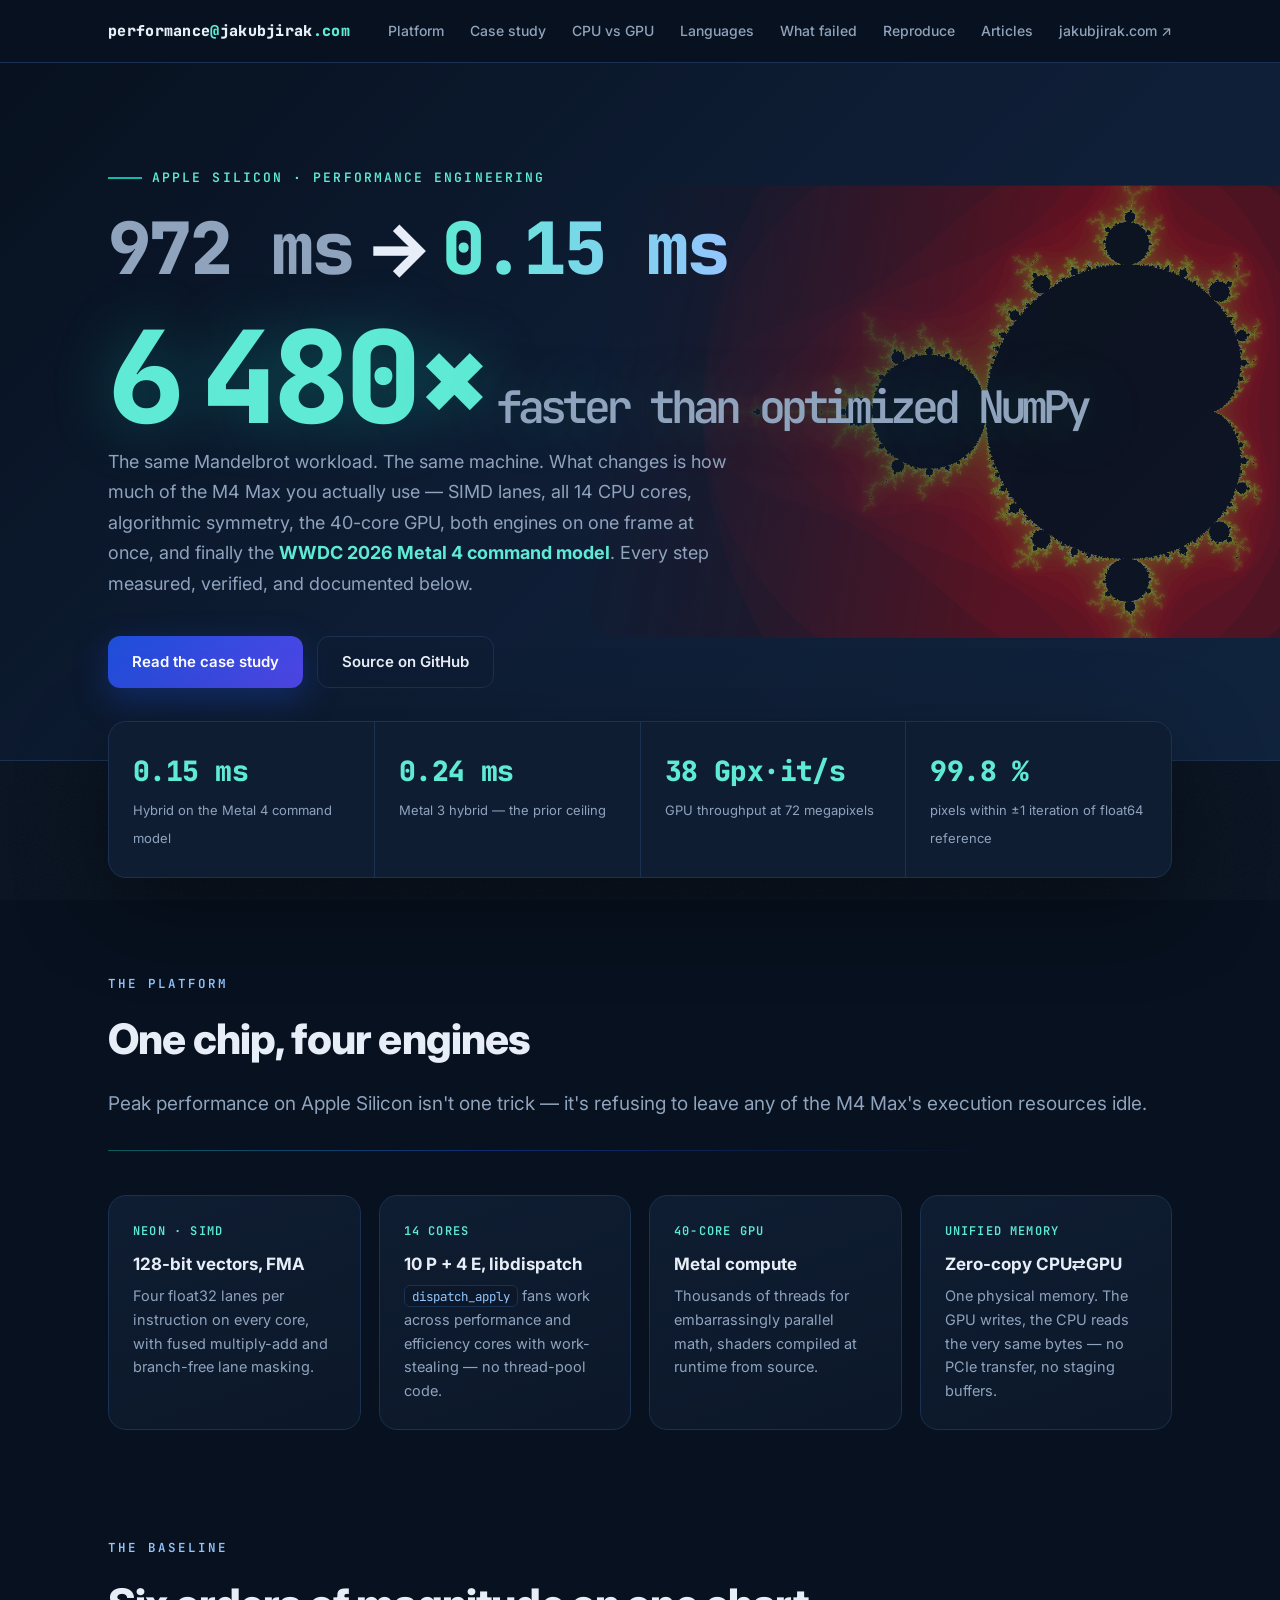
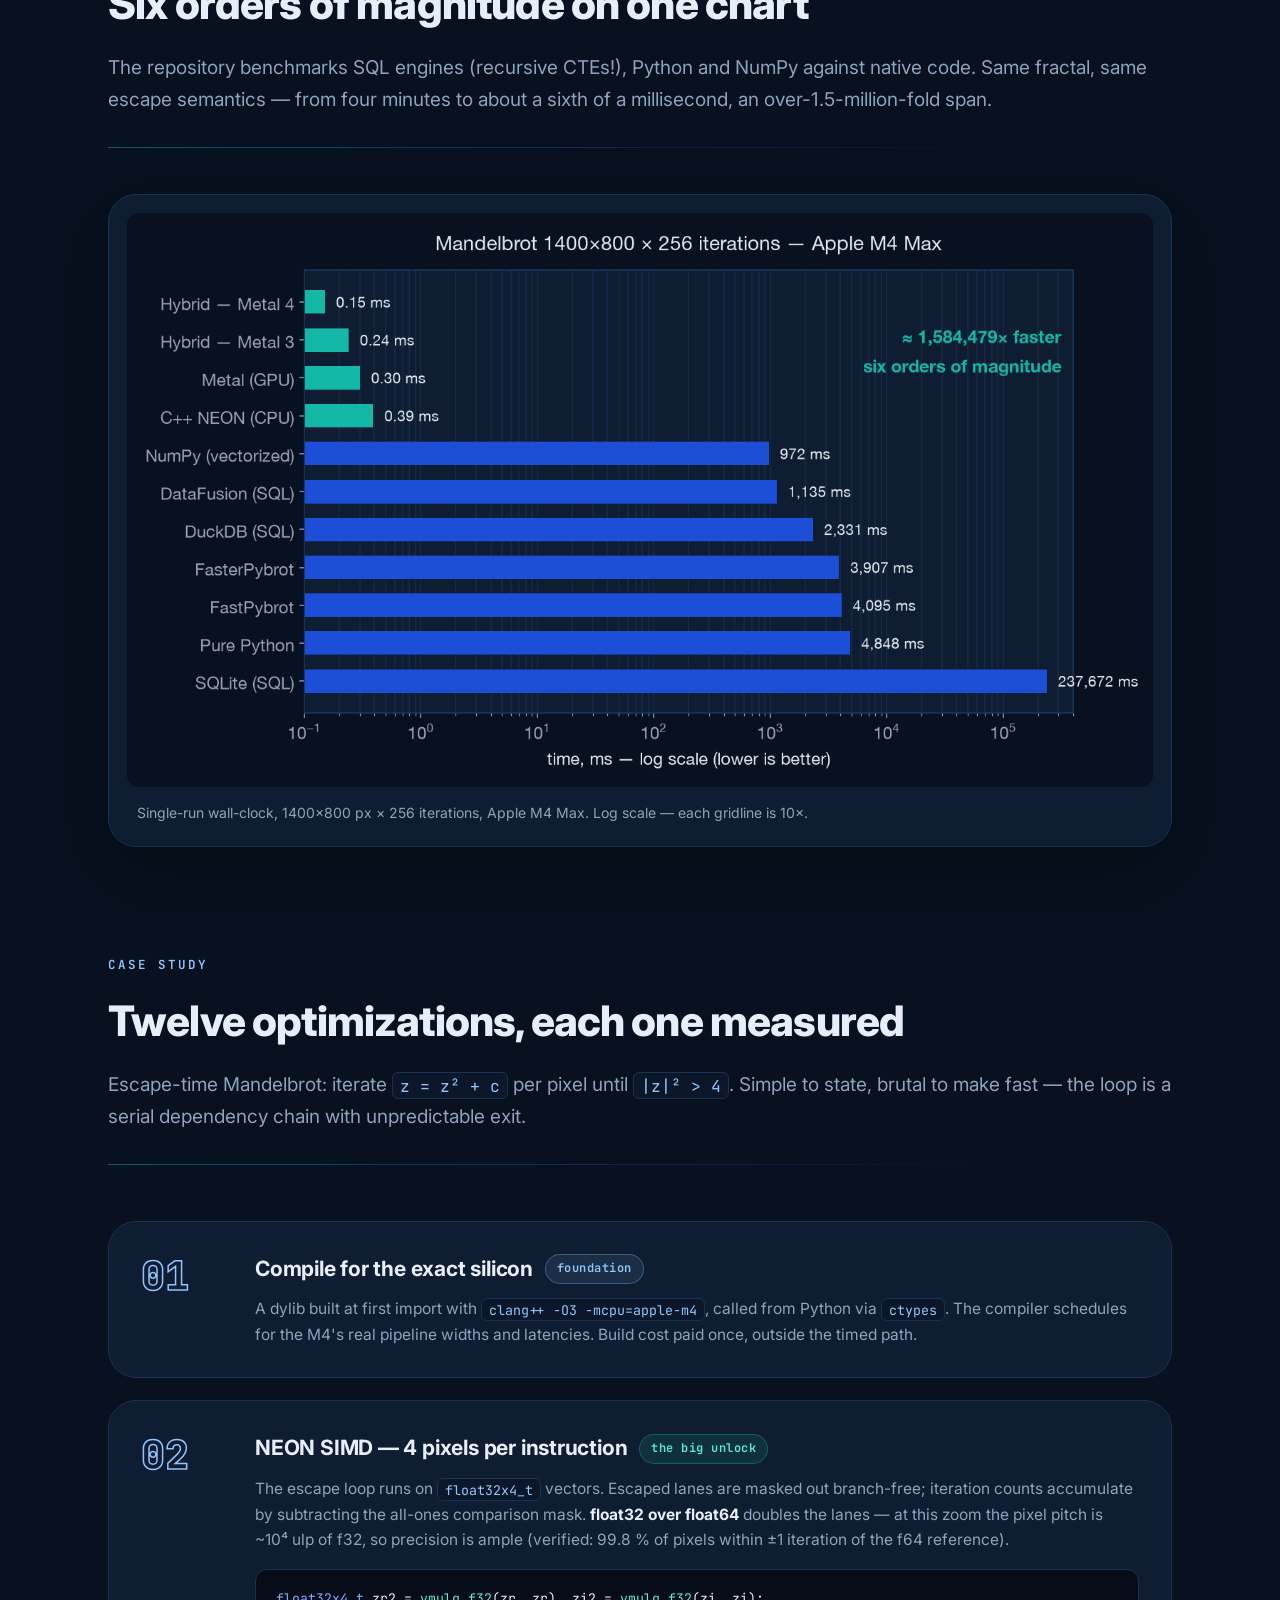
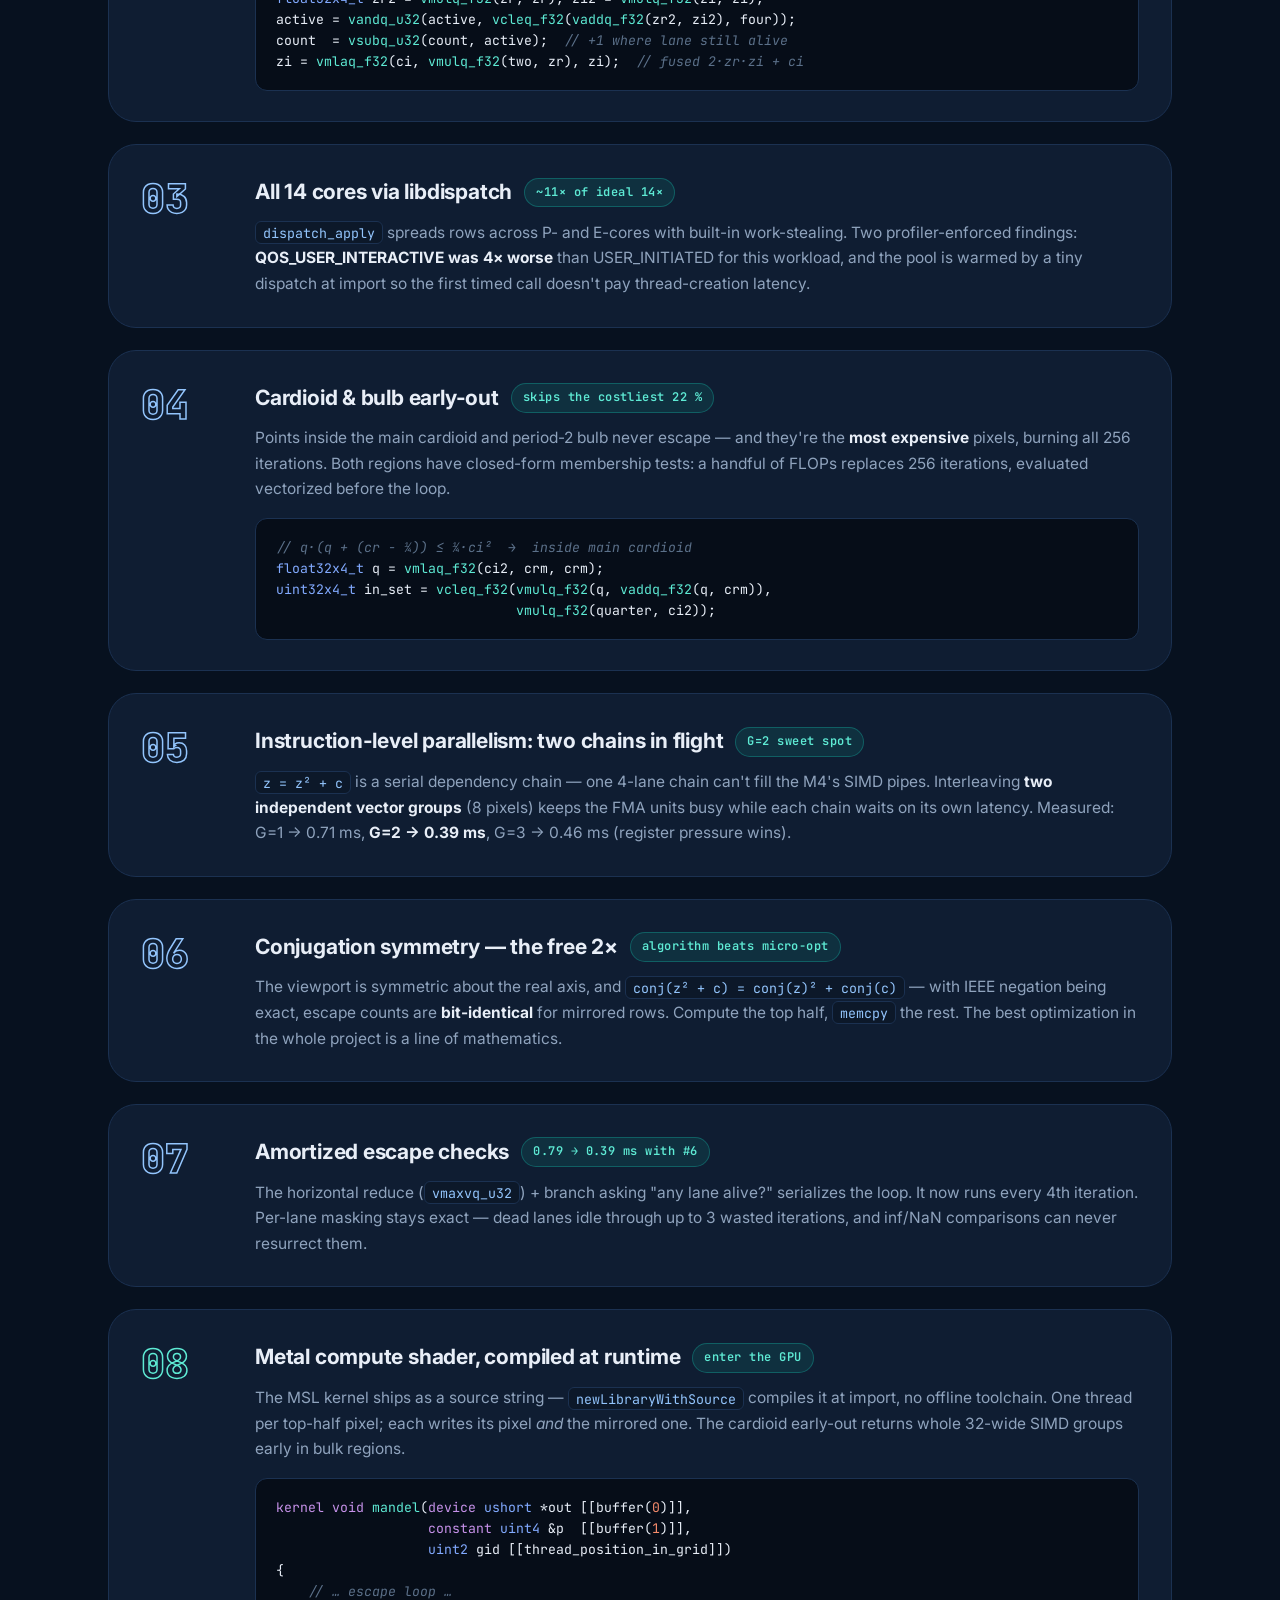
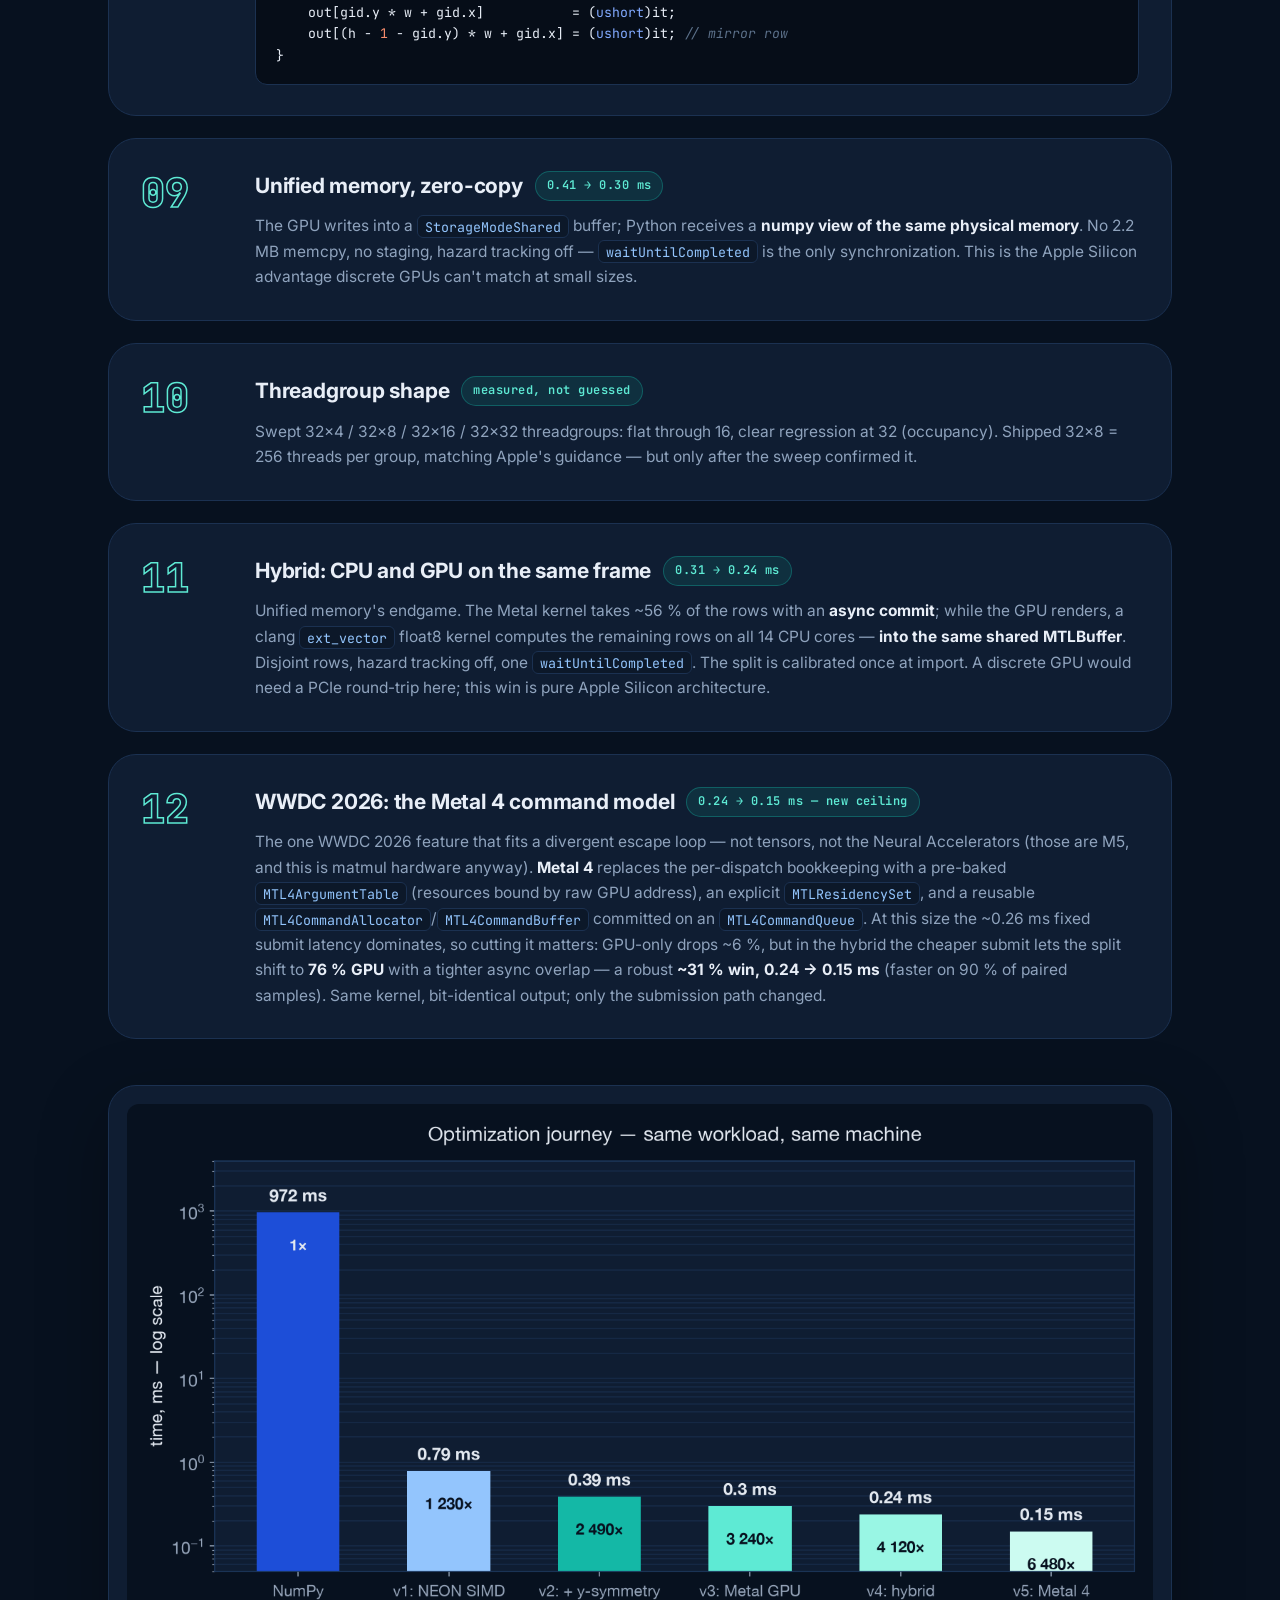
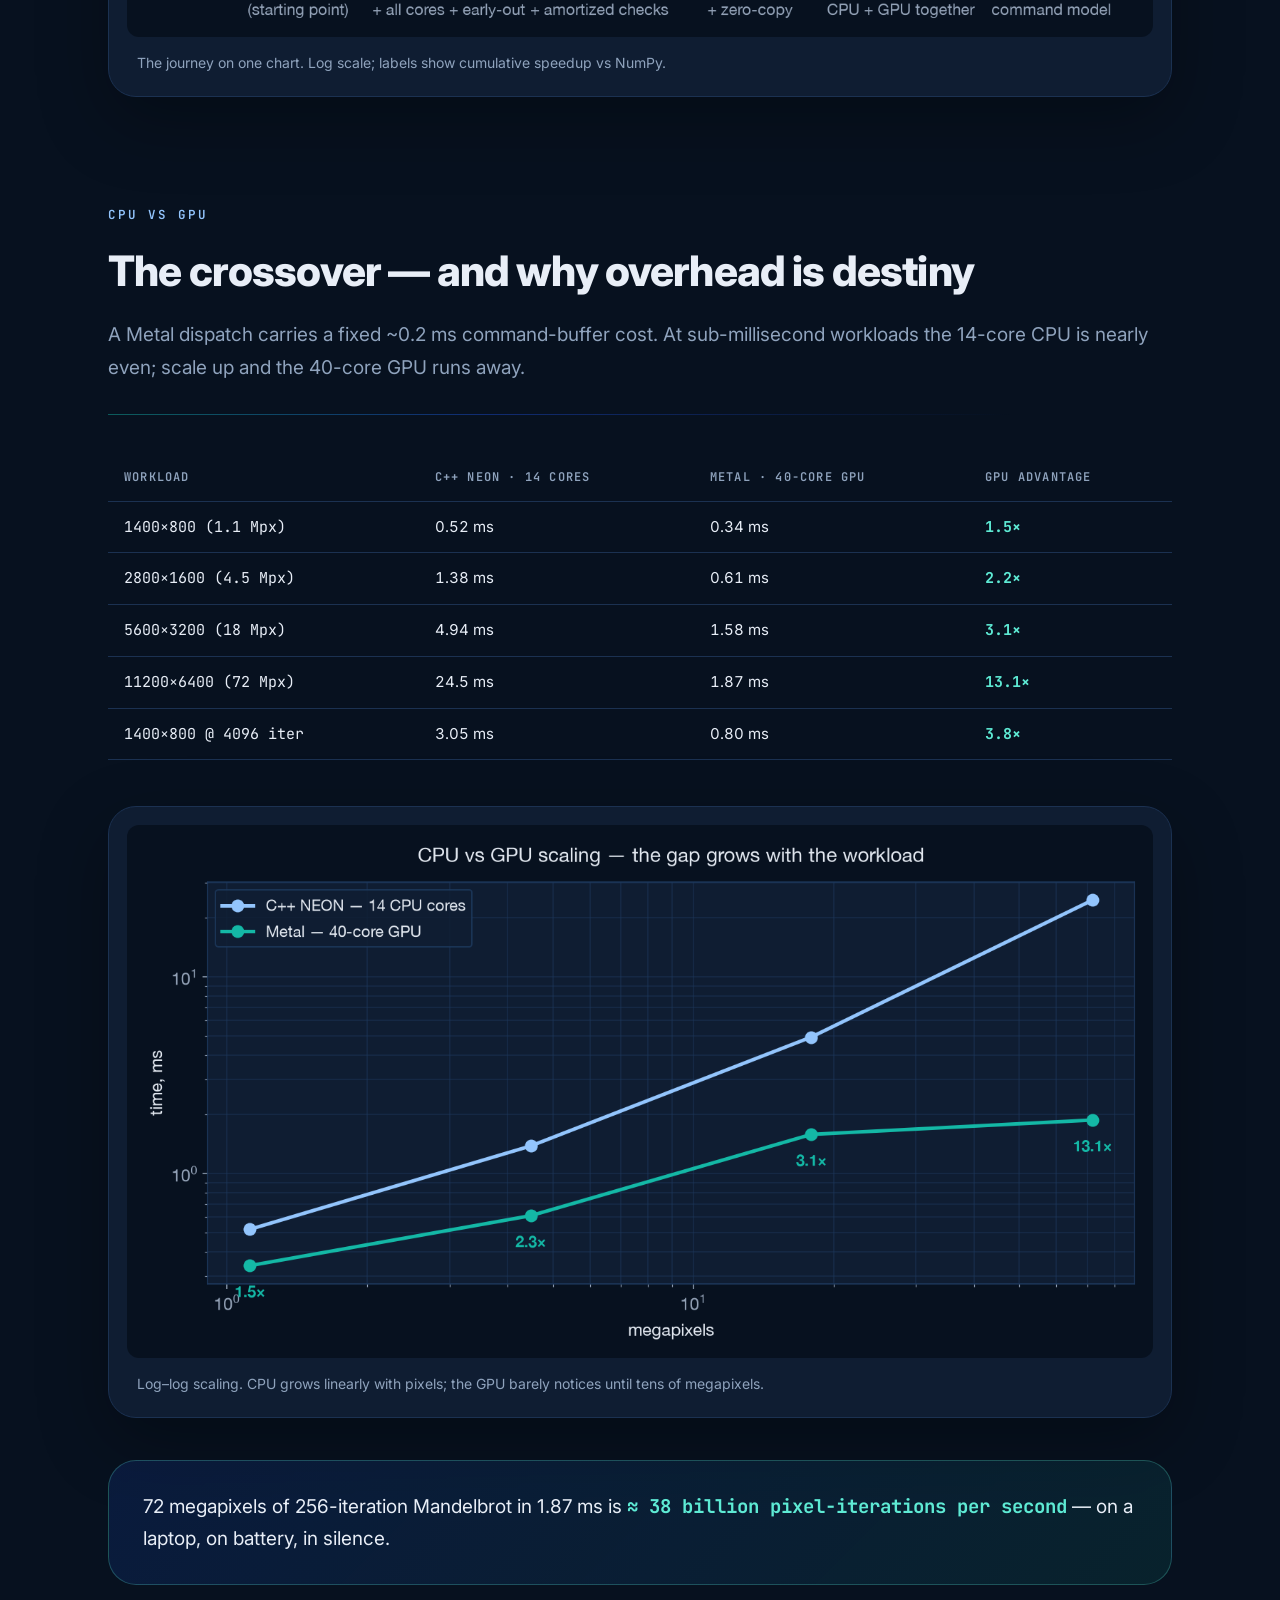
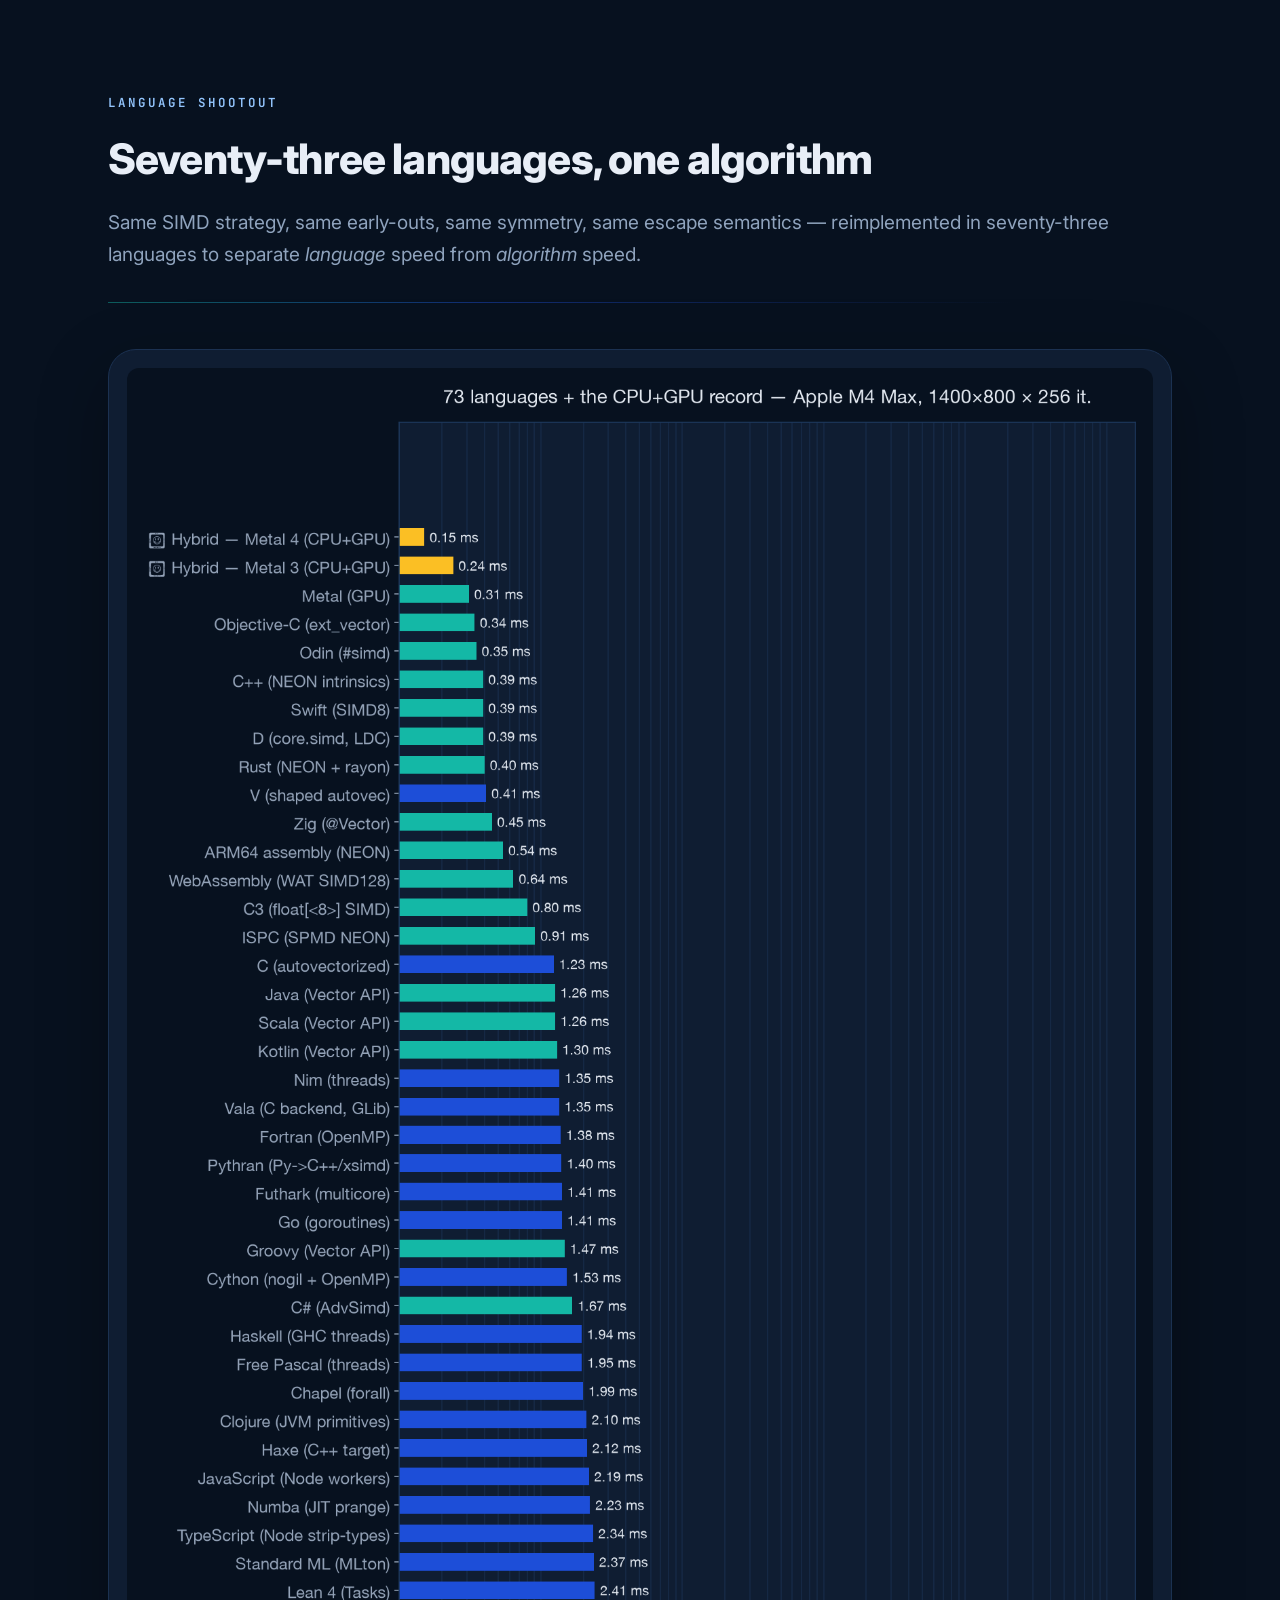
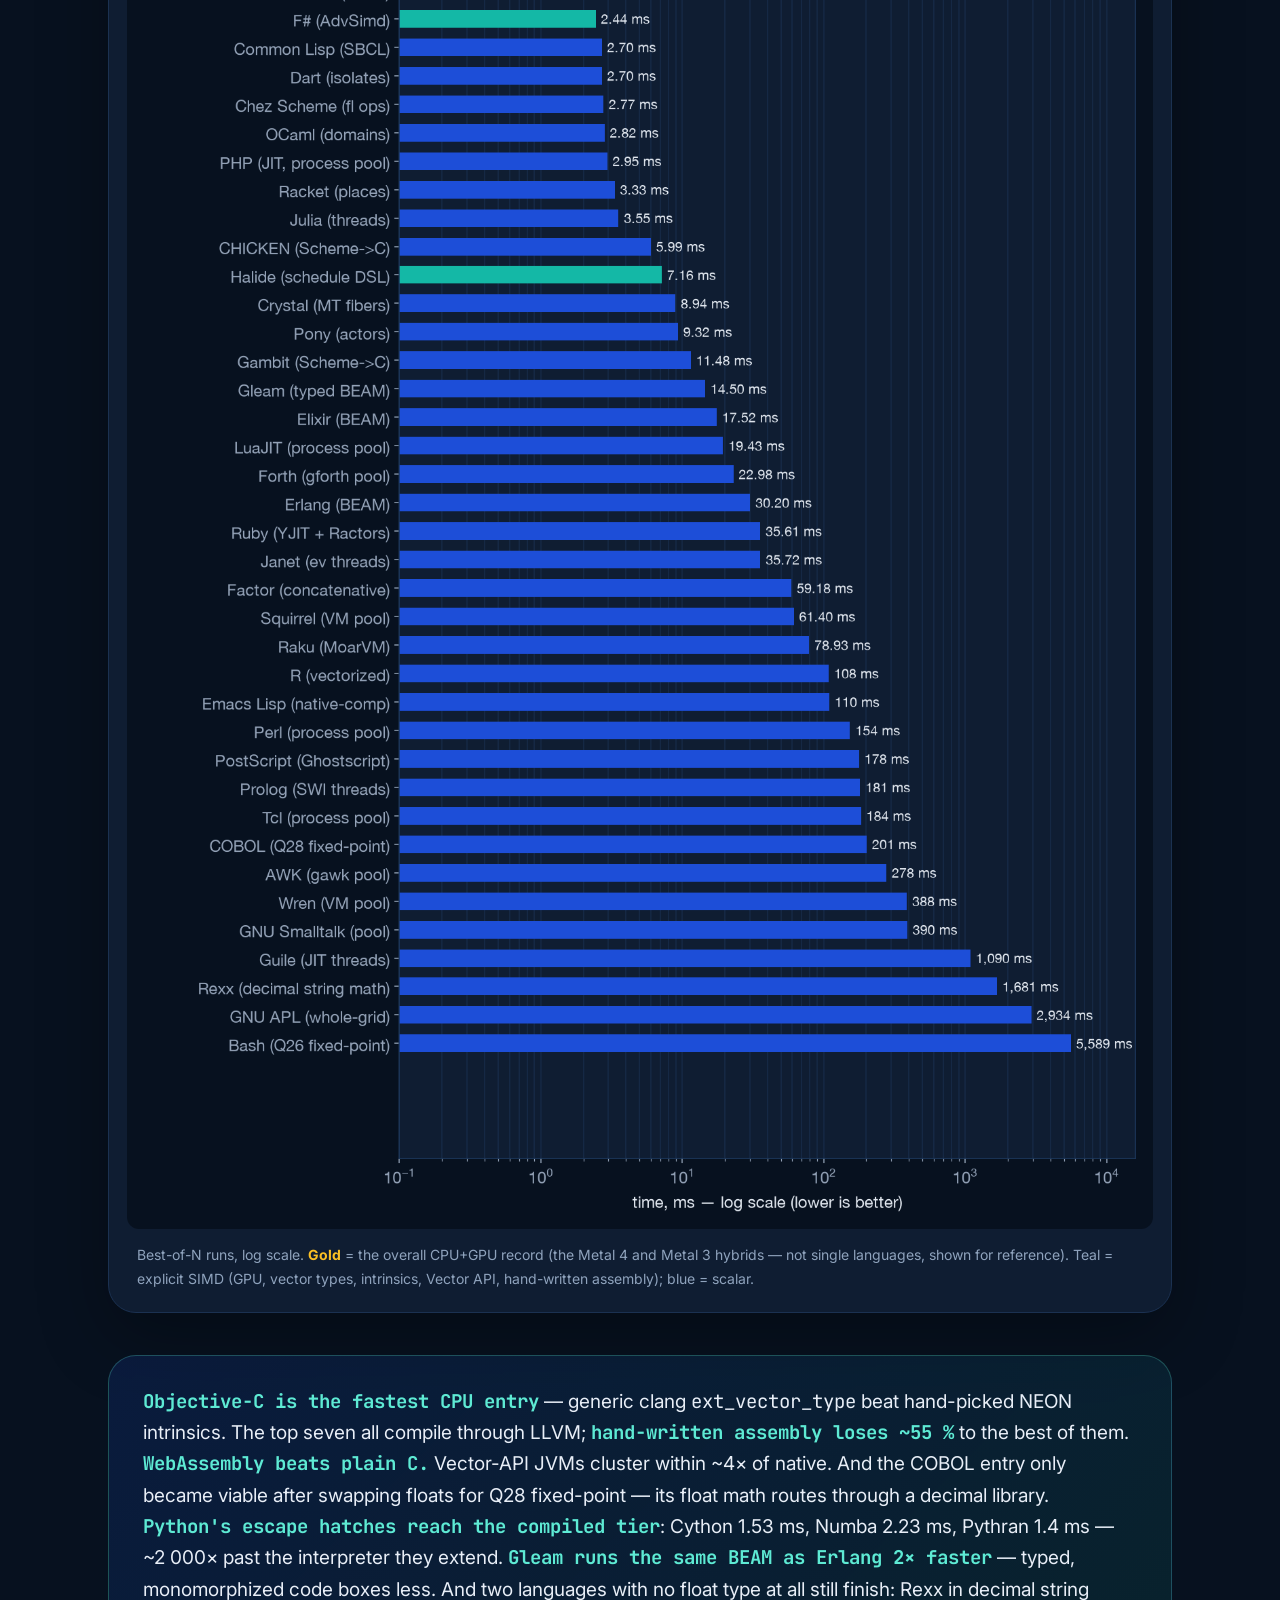
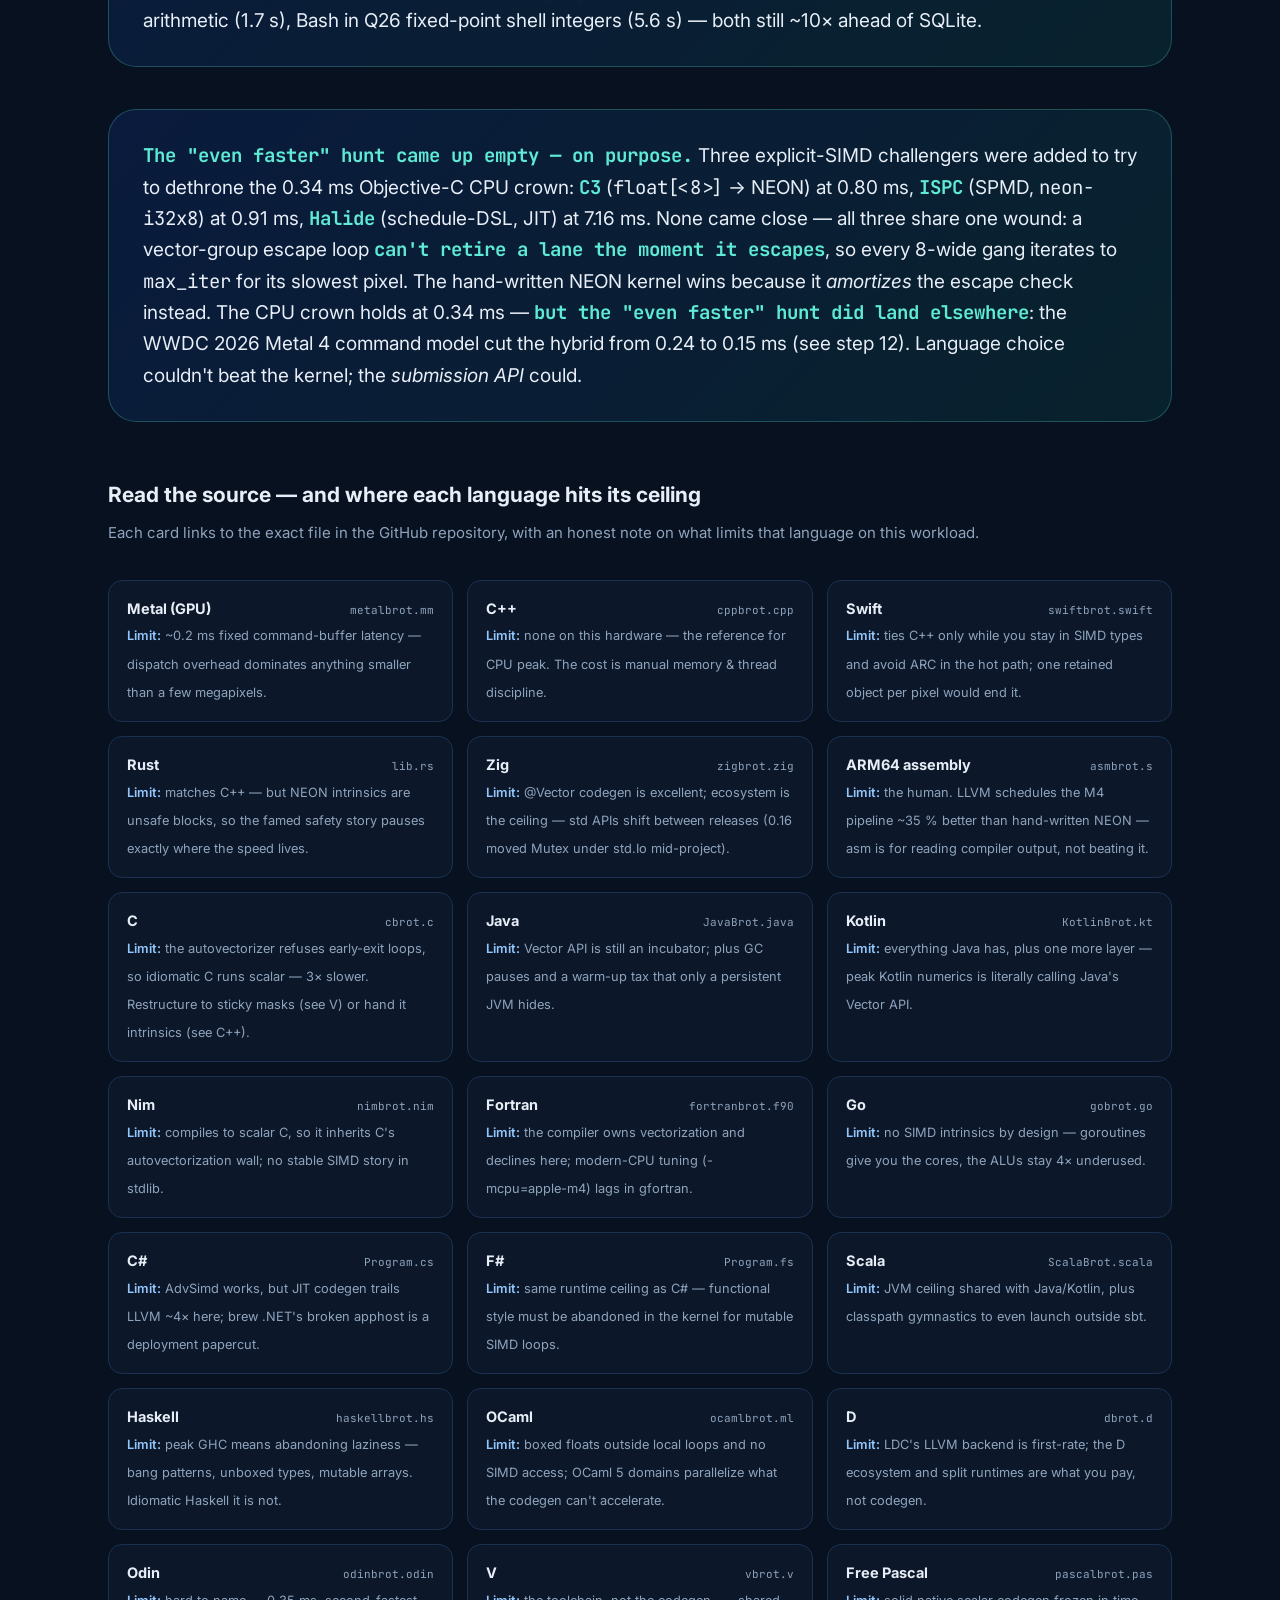
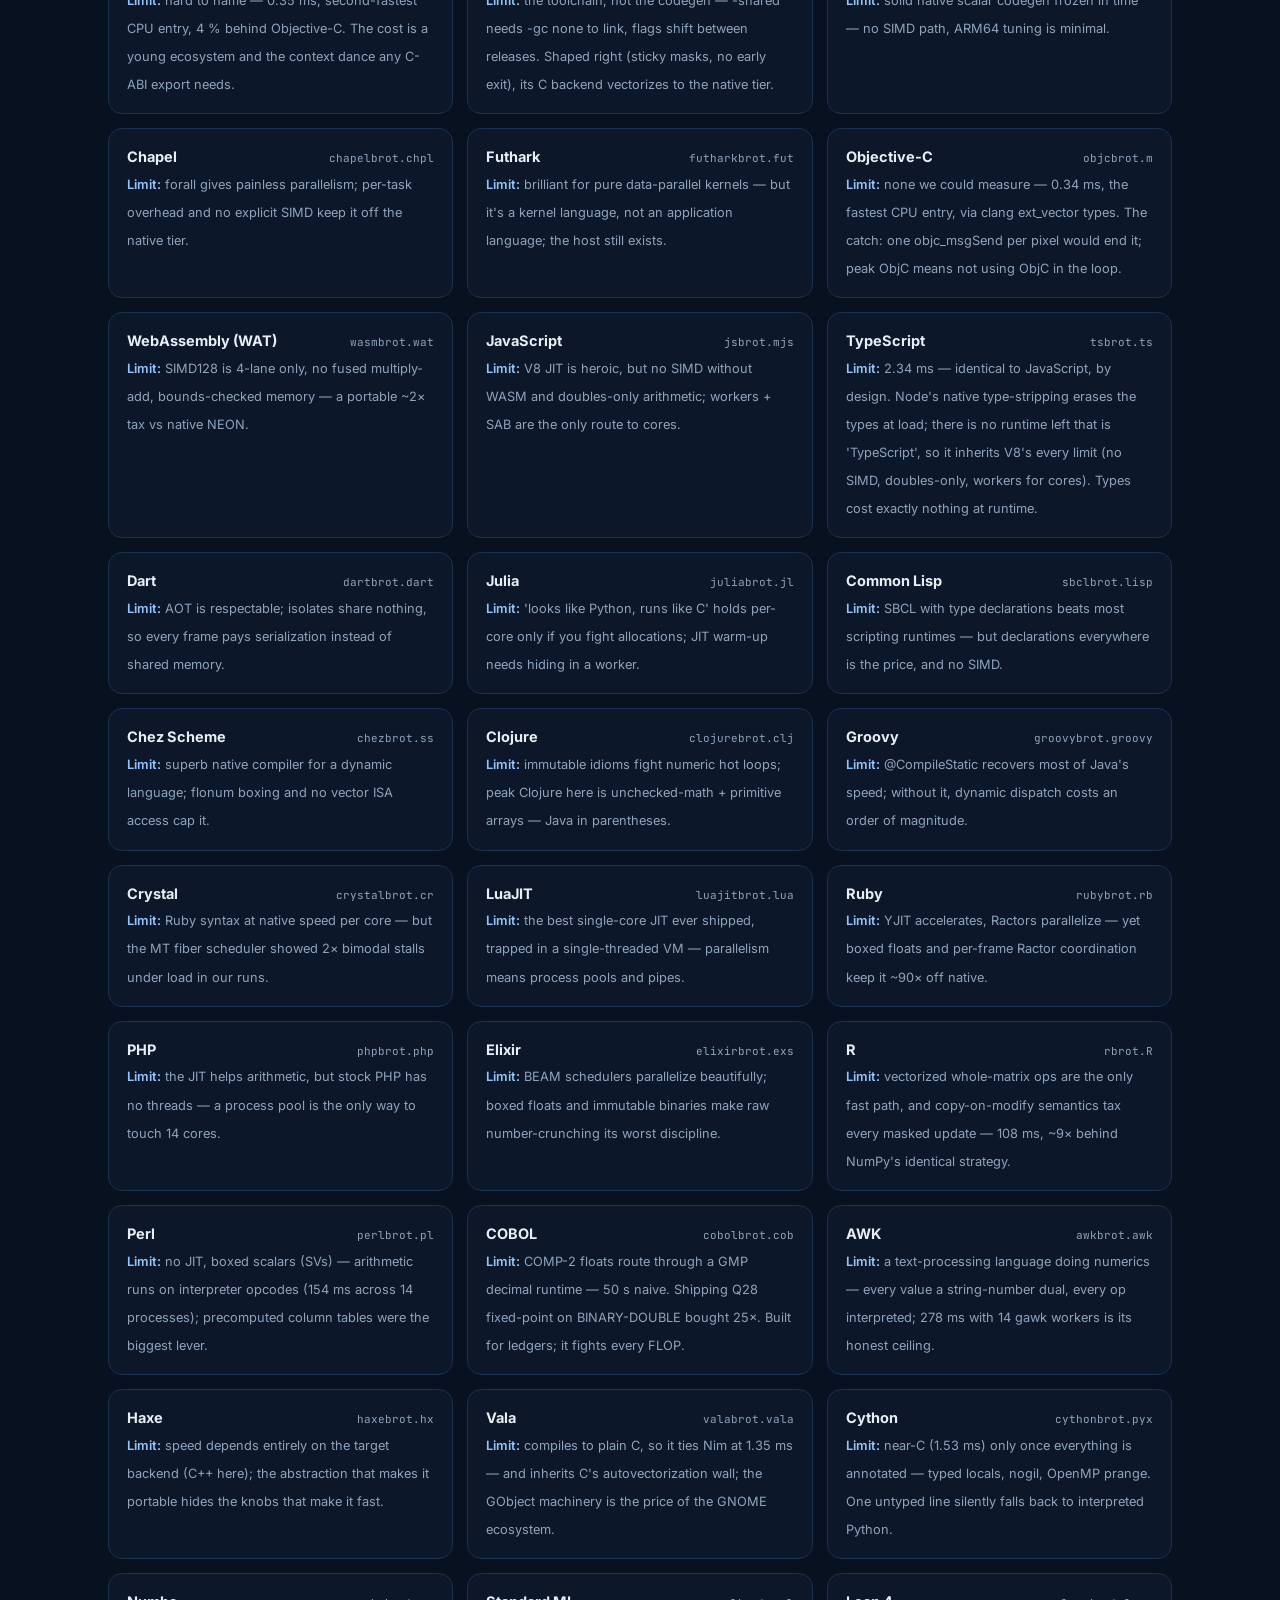
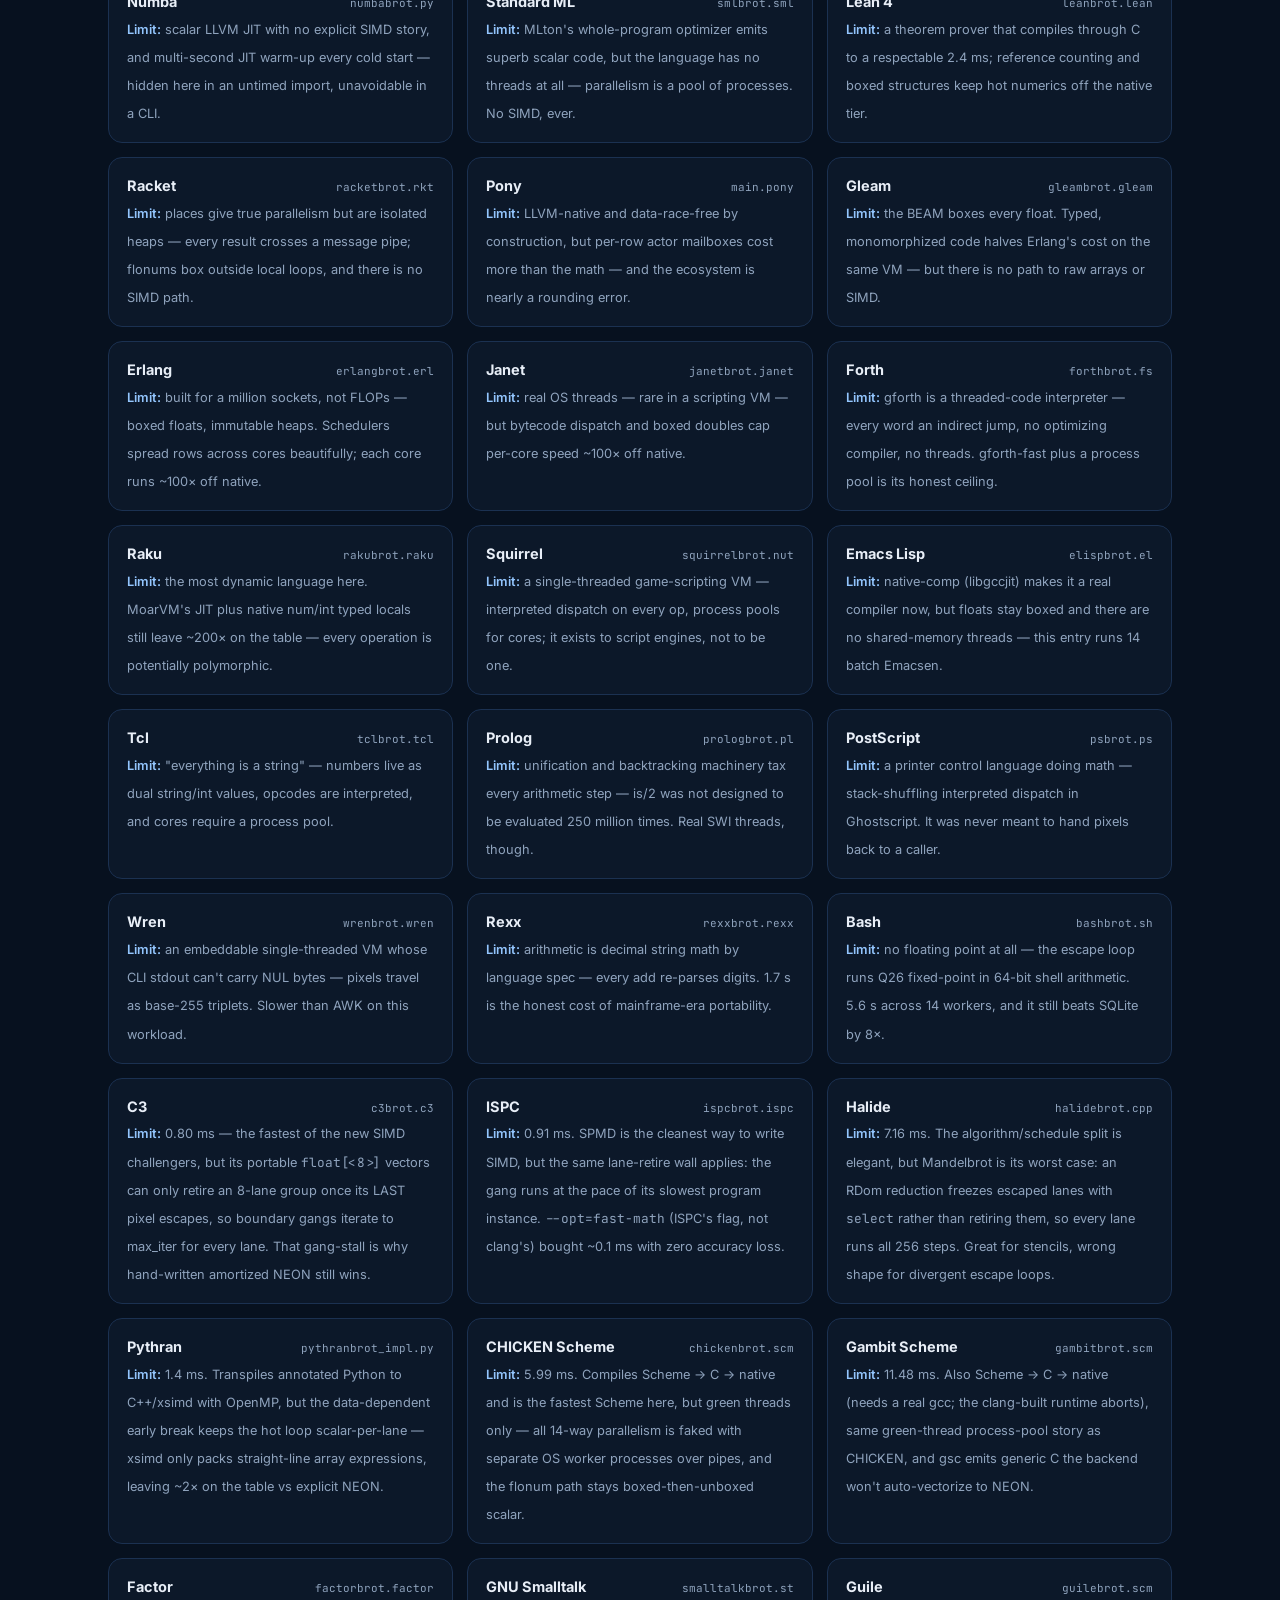
<file: web/index.html>
<!doctype html>
<html lang="en">
<head>
  <meta charset="UTF-8" />
  <meta name="viewport" content="width=device-width, initial-scale=1.0" />
  <title>Apple Silicon Performance Engineering — Jakub Jirák</title>
  <meta name="description" content="Extracting the maximum from an Apple M4 Max: a Mandelbrot case study taken from 972 ms to 0.15 ms with NEON SIMD, libdispatch, algorithmic symmetry, Metal GPU compute and the WWDC 2026 Metal 4 command model. Every optimization measured, verified and documented.">
  <meta name="author" content="Jakub Jirák">
  <link rel="canonical" href="https://performance.jakubjirak.com/" />
  <meta name="theme-color" content="#07111f" />
  <meta property="og:type" content="website">
  <meta property="og:url" content="https://performance.jakubjirak.com/">
  <meta property="og:title" content="Apple Silicon Performance Engineering — 972 ms → 0.15 ms">
  <meta property="og:description" content="A Mandelbrot case study: NEON SIMD, all-core dispatch, conjugation symmetry, Metal GPU compute and the WWDC 2026 Metal 4 command model on the Apple M4 Max. 6 480× faster than optimized NumPy.">
  <meta property="og:image" content="https://performance.jakubjirak.com/assets/mandelbrot-hero.png">
  <meta property="og:site_name" content="Jakub Jirák — Performance">
  <meta name="twitter:card" content="summary_large_image">
  <link rel="icon" href="data:image/svg+xml,%3Csvg xmlns='http://www.w3.org/2000/svg' viewBox='0 0 100 100'%3E%3Ctext y='.9em' font-size='90'%3E%E2%9A%A1%3C/text%3E%3C/svg%3E">
  <link rel="preconnect" href="https://fonts.googleapis.com">
  <link rel="preconnect" href="https://fonts.gstatic.com" crossorigin>
  <link href="https://fonts.googleapis.com/css2?family=Inter:wght@400;500;600;700;800&family=JetBrains+Mono:ital,wght@0,400;0,600;0,800;1,400&display=swap" rel="stylesheet">
  <script type="application/ld+json">
  {
    "@context": "https://schema.org",
    "@type": "TechArticle",
    "headline": "Apple Silicon Performance Engineering: Mandelbrot from 972 ms to 0.15 ms",
    "author": { "@type": "Person", "name": "Jakub Jirák", "url": "https://www.jakubjirak.com/" },
    "about": ["Apple Silicon", "ARM NEON", "SIMD", "Metal", "GPU computing", "performance optimization"],
    "inLanguage": "en"
  }
  </script>
  <style>
    :root {
      --bg: #07111f;
      --panel: #0f1d32;
      --panel-2: #0c1829;
      --line: #1b3151;
      --blue: #1d4ed8;
      --blue-soft: #93c5fd;
      --teal: #14b8a6;
      --teal-soft: #5eead4;
      --text: #e8eef7;
      --muted: #8fa3bd;
      --warn: #f59e0b;
      --red: #f87171;
      --radius: 18px;
      --radius-lg: 28px;
      --mono: "JetBrains Mono", ui-monospace, SFMono-Regular, Menlo, monospace;
      --sans: Inter, ui-sans-serif, system-ui, -apple-system, sans-serif;
    }
    * { margin: 0; padding: 0; box-sizing: border-box; }
    html { scroll-behavior: smooth; }
    body {
      background: var(--bg);
      color: var(--text);
      font-family: var(--sans);
      font-size: 17px;
      line-height: 1.65;
      -webkit-font-smoothing: antialiased;
      overflow-x: hidden;
    }
    /* engineering-grid backdrop + grain */
    body::before {
      content: "";
      position: fixed; inset: 0; z-index: -2;
      background:
        linear-gradient(var(--line) 1px, transparent 1px),
        linear-gradient(90deg, var(--line) 1px, transparent 1px);
      background-size: 72px 72px;
      opacity: .14;
      mask-image: radial-gradient(ellipse 90% 60% at 50% 0%, #000 0%, transparent 75%);
      -webkit-mask-image: radial-gradient(ellipse 90% 60% at 50% 0%, #000 0%, transparent 75%);
    }
    body::after {
      content: "";
      position: fixed; inset: 0; z-index: -1; pointer-events: none;
      background-image: url("data:image/svg+xml,%3Csvg xmlns='http://www.w3.org/2000/svg' width='140' height='140'%3E%3Cfilter id='n'%3E%3CfeTurbulence type='fractalNoise' baseFrequency='0.9' numOctaves='2'/%3E%3C/filter%3E%3Crect width='140' height='140' filter='url(%23n)' opacity='0.05'/%3E%3C/svg%3E");
    }
    a { color: var(--teal-soft); text-decoration: none; }
    a:hover { text-decoration: underline; }
    .wrap { max-width: 1120px; margin: 0 auto; padding: 0 28px; }
    /* ---------- nav ---------- */
    nav {
      position: sticky; top: 0; z-index: 50;
      backdrop-filter: blur(14px);
      background: rgba(7, 17, 31, .78);
      border-bottom: 1px solid var(--line);
    }
    nav .wrap { display: flex; align-items: center; justify-content: space-between; height: 62px; }
    .brand { font-family: var(--mono); font-weight: 800; font-size: 15px; letter-spacing: .02em; color: var(--text); }
    .brand span { color: var(--teal-soft); }
    .navlinks { display: flex; gap: 26px; font-size: 14px; font-weight: 500; }
    .navlinks a { color: var(--muted); }
    .navlinks a:hover { color: var(--text); text-decoration: none; }
    @media (max-width: 720px) { .navlinks { display: none; } }
    /* ---------- hero ---------- */
    header {
      position: relative;
      padding: 96px 0 72px;
      background: linear-gradient(135deg, #07111f, #0e1d34 48%, #10233d);
      border-bottom: 1px solid var(--line);
      overflow: hidden;
    }
    header .fractal {
      position: absolute; right: -8%; top: 50%; transform: translateY(-50%);
      width: 62%; max-width: 880px; aspect-ratio: 7/4;
      background: url("assets/mandelbrot-hero.png") center/cover;
      border-radius: var(--radius-lg);
      opacity: .38;
      mask-image: linear-gradient(100deg, transparent 4%, #000 55%);
      -webkit-mask-image: linear-gradient(100deg, transparent 4%, #000 55%);
      pointer-events: none;
    }
    .eyebrow {
      font-family: var(--mono); font-size: 13px; font-weight: 600;
      letter-spacing: .16em; text-transform: uppercase; color: var(--teal-soft);
      display: inline-flex; align-items: center; gap: 10px;
    }
    .eyebrow::before { content: ""; width: 34px; height: 2px; background: var(--teal); display: inline-block; }
    h1 {
      font-size: clamp(40px, 6vw, 72px);
      line-height: 1.04; font-weight: 800; letter-spacing: -.03em;
      margin: 22px 0 8px; max-width: 13ch; position: relative; z-index: 1;
    }
    h1 .ms { font-family: var(--mono); }
    h1 .from { color: var(--muted); }
    h1 .to {
      background: linear-gradient(90deg, var(--teal-soft), var(--blue-soft));
      -webkit-background-clip: text; background-clip: text; color: transparent;
    }
    .hero-metric {
      font-family: var(--mono); font-weight: 800;
      font-size: clamp(64px, 10vw, 132px); letter-spacing: -.04em; line-height: 1;
      margin: 26px 0 6px; position: relative; z-index: 1;
      color: var(--teal-soft);
      text-shadow: 0 0 60px rgba(20, 184, 166, .35);
      font-variant-numeric: tabular-nums;
    }
    .hero-metric small { font-size: .35em; color: var(--muted); font-weight: 600; margin-left: 8px; }
    .hero-sub { max-width: 620px; color: var(--muted); font-size: 18px; line-height: 1.7; position: relative; z-index: 1; }
    .hero-cta { margin-top: 36px; display: flex; gap: 14px; flex-wrap: wrap; position: relative; z-index: 1; }
    .btn {
      display: inline-flex; align-items: center; gap: 9px;
      padding: 13px 24px; border-radius: 12px; font-weight: 600; font-size: 15px;
      transition: transform .15s ease, box-shadow .15s ease;
    }
    .btn:hover { text-decoration: none; transform: translateY(-2px); }
    .btn-primary { background: linear-gradient(135deg, var(--blue), #4f46e5); color: #fff; box-shadow: 0 12px 34px rgba(29, 78, 216, .35); }
    .btn-ghost { border: 1px solid var(--line); color: var(--text); background: rgba(15, 29, 50, .5); }
    /* staggered hero reveal */
    .rise { opacity: 0; transform: translateY(22px); animation: rise .7s cubic-bezier(.2,.7,.2,1) forwards; }
    .rise.d1 { animation-delay: .08s } .rise.d2 { animation-delay: .18s }
    .rise.d3 { animation-delay: .3s } .rise.d4 { animation-delay: .42s } .rise.d5 { animation-delay: .55s }
    @keyframes rise { to { opacity: 1; transform: none; } }
    /* ---------- stat strip ---------- */
    .stats {
      display: grid; grid-template-columns: repeat(4, 1fr); gap: 1px;
      background: var(--line); border: 1px solid var(--line);
      border-radius: var(--radius); overflow: hidden;
      margin: -40px auto 0; position: relative; z-index: 5;
      box-shadow: 0 28px 90px rgba(0,0,0,.4);
    }
    .stat { background: var(--panel); padding: 26px 24px; }
    .stat b { font-family: var(--mono); font-size: 28px; font-weight: 800; color: var(--teal-soft); display: block; letter-spacing: -.02em; font-variant-numeric: tabular-nums; }
    .stat span { font-size: 13px; color: var(--muted); }
    @media (max-width: 860px) { .stats { grid-template-columns: repeat(2, 1fr); } }
    /* ---------- sections ---------- */
    section { padding: 96px 0 12px; }
    .kicker { font-family: var(--mono); font-size: 12.5px; font-weight: 600; letter-spacing: .16em; text-transform: uppercase; color: var(--blue-soft); }
    h2 { font-size: clamp(28px, 3.6vw, 42px); font-weight: 800; letter-spacing: -.02em; margin: 10px 0 14px; }
    .lede { color: var(--muted); font-size: 19px; line-height: 1.7; }
    .lede::after {
      content: ""; display: block; height: 1px; margin-top: 30px;
      background: linear-gradient(90deg, var(--teal) 0%, var(--blue) 35%, transparent 85%);
      opacity: .45;
    }
    /* reveal on scroll */
    .reveal { opacity: 0; transform: translateY(26px); transition: opacity .65s ease, transform .65s cubic-bezier(.2,.7,.2,1); }
    .reveal.in { opacity: 1; transform: none; }
    /* platform cards */
    .cards { display: grid; grid-template-columns: repeat(4, 1fr); gap: 18px; margin-top: 44px; }
    @media (max-width: 980px) { .cards { grid-template-columns: repeat(2, 1fr); } }
    @media (max-width: 560px) { .cards { grid-template-columns: 1fr; } }
    .card {
      background: linear-gradient(160deg, var(--panel), var(--panel-2));
      border: 1px solid var(--line); border-radius: var(--radius);
      padding: 26px 24px; transition: transform .2s ease, border-color .2s ease;
    }
    .card:hover { transform: translateY(-4px); border-color: #2a4a78; }
    .card .ic { font-family: var(--mono); font-size: 12px; font-weight: 600; color: var(--teal-soft); letter-spacing: .1em; }
    .card h3 { font-size: 17px; margin: 8px 0 6px; font-weight: 700; }
    .card p { font-size: 14.5px; color: var(--muted); }
    /* chart figure */
    figure.chart {
      margin: 46px 0 0;
      background: var(--panel); border: 1px solid var(--line);
      border-radius: var(--radius-lg); padding: 18px;
      box-shadow: 0 24px 70px rgba(0,0,0,.3);
    }
    figure.chart img { width: 100%; height: auto; display: block; border-radius: 12px; }
    figure.chart figcaption { padding: 14px 10px 4px; font-size: 14px; color: var(--muted); }
    /* ---------- timeline of optimizations ---------- */
    .timeline { margin-top: 56px; display: grid; gap: 22px; position: relative; }
    .step {
      display: grid; grid-template-columns: 88px 1fr; gap: 26px;
      background: var(--panel); border: 1px solid var(--line);
      border-radius: var(--radius-lg); padding: 30px 32px;
    }
    @media (max-width: 720px) { .step { grid-template-columns: 1fr; gap: 12px; } }
    .step .no {
      font-family: var(--mono); font-weight: 800; font-size: 40px;
      color: transparent; -webkit-text-stroke: 1.5px var(--blue-soft);
      line-height: 1; padding-top: 4px;
    }
    .step.gpu .no { -webkit-text-stroke-color: var(--teal-soft); }
    .step h3 { font-size: 21px; font-weight: 700; letter-spacing: -.01em; display: flex; align-items: center; gap: 12px; flex-wrap: wrap; }
    .chip {
      font-family: var(--mono); font-size: 12px; font-weight: 600;
      padding: 4px 11px; border-radius: 99px; letter-spacing: .04em;
      background: rgba(20, 184, 166, .12); color: var(--teal-soft); border: 1px solid rgba(20, 184, 166, .35);
      white-space: nowrap;
    }
    .chip.blue { background: rgba(147, 197, 253, .1); color: var(--blue-soft); border-color: rgba(147, 197, 253, .3); }
    .step p { color: var(--muted); font-size: 15.5px; margin-top: 10px; }
    .step p b, .step p strong { color: var(--text); }
    pre {
      margin-top: 16px; background: #060d18; border: 1px solid var(--line);
      border-radius: 12px; padding: 18px 20px; overflow-x: auto;
      font-family: var(--mono); font-size: 13.2px; line-height: 1.6;
    }
    code { font-family: var(--mono); }
    .tok-k { color: #c792ea } .tok-t { color: #82aaff } .tok-f { color: #5eead4 }
    .tok-c { color: #5b7089; font-style: italic } .tok-n { color: #f78c6c } .tok-s { color: #c3e88d }
    p code, li code { background: #0c1829; border: 1px solid var(--line); padding: 1.5px 7px; border-radius: 6px; font-size: .86em; color: var(--blue-soft); }
    /* crossover table */
    table { width: 100%; border-collapse: collapse; margin-top: 40px; font-size: 15px; }
    th, td { text-align: left; padding: 13px 16px; border-bottom: 1px solid var(--line); }
    th { font-family: var(--mono); font-size: 12px; text-transform: uppercase; letter-spacing: .1em; color: var(--muted); font-weight: 600; }
    td { font-variant-numeric: tabular-nums; }
    td.mono { font-family: var(--mono); }
    td .adv { color: var(--teal-soft); font-weight: 700; font-family: var(--mono); }
    tr:hover td { background: rgba(15, 29, 50, .5); }
    .callout {
      margin-top: 42px; padding: 30px 34px;
      background: linear-gradient(135deg, rgba(29, 78, 216, .16), rgba(20, 184, 166, .1));
      border: 1px solid rgba(94, 234, 212, .25); border-radius: var(--radius-lg);
      font-size: 19px;
    }
    .callout b { font-family: var(--mono); color: var(--teal-soft); }
    /* source-code cards with per-language limits */
    .srcgrid { display: grid; grid-template-columns: repeat(auto-fill, minmax(300px, 1fr)); gap: 14px; margin-top: 34px; }
    .srcchip {
      display: block; background: var(--panel-2); border: 1px solid var(--line);
      border-radius: 14px; padding: 16px 18px; color: var(--text);
      transition: border-color .15s ease, transform .15s ease;
    }
    .srcchip:hover { border-color: var(--teal); transform: translateY(-2px); text-decoration: none; }
    .srcchip .top { display: flex; align-items: baseline; justify-content: space-between; gap: 8px; }
    .srcchip .top b { font-size: 14.5px; font-weight: 700; }
    .srcchip .file { font-family: var(--mono); font-size: 11px; color: var(--muted); white-space: nowrap; }
    .srcchip:hover .file { color: var(--teal-soft); }
    .srcchip .lim { font-size: 12.8px; color: var(--muted); margin-top: 7px; line-height: 1.5; }
    .srcchip .lim b { color: var(--blue-soft); font-weight: 600; font-size: 12.8px; }
    /* failures */
    .fails { display: grid; grid-template-columns: repeat(2, 1fr); gap: 18px; margin-top: 44px; }
    @media (max-width: 760px) { .fails { grid-template-columns: 1fr; } }
    .fail { background: var(--panel-2); border: 1px solid var(--line); border-left: 3px solid var(--red); border-radius: var(--radius); padding: 24px 26px; }
    .fail h3 { font-size: 16px; font-weight: 700; color: var(--red); font-family: var(--mono); }
    .fail p { font-size: 14.5px; color: var(--muted); margin-top: 8px; }
    /* verification list */
    .checks { margin-top: 40px; display: grid; gap: 16px; grid-template-columns: repeat(2, 1fr); }
    @media (max-width: 820px) { .checks { grid-template-columns: 1fr; } }
    .check { display: flex; gap: 16px; align-items: flex-start; background: var(--panel); border: 1px solid var(--line); border-radius: var(--radius); padding: 20px 24px; }
    .check .tick { color: var(--teal-soft); font-family: var(--mono); font-weight: 800; font-size: 18px; padding-top: 1px; }
    .check p { font-size: 15px; color: var(--muted); } .check b { color: var(--text); }
    /* articles */
    .acards { display: grid; grid-template-columns: repeat(2, 1fr); gap: 18px; margin-top: 44px; }
    @media (max-width: 760px) { .acards { grid-template-columns: 1fr; } }
    a.acard {
      display: block; color: var(--text);
      background: linear-gradient(160deg, var(--panel), var(--panel-2));
      border: 1px solid var(--line); border-radius: var(--radius);
      padding: 26px 26px 22px; transition: transform .2s ease, border-color .2s ease;
    }
    a.acard:hover { transform: translateY(-4px); border-color: #2a4a78; text-decoration: none; }
    a.acard .ic { font-family: var(--mono); font-size: 12px; font-weight: 600; color: var(--teal-soft); letter-spacing: .1em; }
    a.acard h3 { font-size: 19px; margin: 10px 0 8px; font-weight: 700; letter-spacing: -.01em; line-height: 1.3; }
    a.acard p { font-size: 14.5px; color: var(--muted); }
    a.acard .am { font-family: var(--mono); font-size: 12px; color: var(--muted); margin-top: 14px; display: flex; gap: 14px; }
    a.acard .am b { color: var(--blue-soft); font-weight: 600; }
    /* footer */
    footer { margin-top: 110px; border-top: 1px solid var(--line); padding: 44px 0 60px; font-size: 14.5px; color: var(--muted); }
    footer .wrap { display: flex; justify-content: space-between; gap: 20px; flex-wrap: wrap; }
    ::selection { background: rgba(20, 184, 166, .35); }
  </style>
</head>
<body>

<nav>
  <div class="wrap">
    <div class="brand">performance<span>@</span>jakubjirak<span>.com</span></div>
    <div class="navlinks">
      <a href="#platform">Platform</a>
      <a href="#casestudy">Case study</a>
      <a href="#gpu">CPU vs GPU</a>
      <a href="#languages">Languages</a>
      <a href="#failures">What failed</a>
      <a href="#reproduce">Reproduce</a>
      <a href="#articles">Articles</a>
      <a href="https://www.jakubjirak.com">jakubjirak.com ↗</a>
    </div>
  </div>
</nav>

<header>
  <div class="fractal"></div>
  <div class="wrap">
    <div class="eyebrow rise d1">Apple Silicon · Performance Engineering</div>
    <h1 class="rise d2"><span class="from ms">972&nbsp;ms</span> → <span class="to ms">0.15&nbsp;ms</span></h1>
    <div class="hero-metric rise d3"><span id="counter" data-target="6480">0</span>×<small>faster than optimized NumPy</small></div>
    <p class="hero-sub rise d4">The same Mandelbrot workload. The same machine. What changes is how much of the
      M4 Max you actually use — SIMD lanes, all 14 CPU cores, algorithmic symmetry, the 40-core GPU,
      both engines on one frame at once, and finally the
      <b style="color:var(--teal-soft)">WWDC 2026 Metal 4 command model</b>.
      Every step measured, verified, and documented below.</p>
    <div class="hero-cta rise d5">
      <a class="btn btn-primary" href="#casestudy">Read the case study</a>
      <a class="btn btn-ghost" href="https://github.com/jirakj/sql-mandelbrot-benchmark">Source on GitHub</a>
    </div>
  </div>
</header>

<div class="wrap">
  <div class="stats">
    <div class="stat"><b>0.15 ms</b><span>Hybrid on the Metal 4 command model</span></div>
    <div class="stat"><b>0.24 ms</b><span>Metal 3 hybrid — the prior ceiling</span></div>
    <div class="stat"><b>38 Gpx·it/s</b><span>GPU throughput at 72 megapixels</span></div>
    <div class="stat"><b>99.8 %</b><span>pixels within ±1 iteration of float64 reference</span></div>
  </div>
</div>

<section id="platform">
  <div class="wrap">
    <div class="kicker reveal">The platform</div>
    <h2 class="reveal">One chip, four engines</h2>
    <p class="lede reveal">Peak performance on Apple Silicon isn't one trick — it's refusing to leave any of the
      M4 Max's execution resources idle.</p>
    <div class="cards">
      <div class="card reveal"><div class="ic">NEON · SIMD</div><h3>128-bit vectors, FMA</h3><p>Four float32 lanes per instruction on every core, with fused multiply-add and branch-free lane masking.</p></div>
      <div class="card reveal"><div class="ic">14 CORES</div><h3>10 P + 4 E, libdispatch</h3><p><code>dispatch_apply</code> fans work across performance and efficiency cores with work-stealing — no thread-pool code.</p></div>
      <div class="card reveal"><div class="ic">40-CORE GPU</div><h3>Metal compute</h3><p>Thousands of threads for embarrassingly parallel math, shaders compiled at runtime from source.</p></div>
      <div class="card reveal"><div class="ic">UNIFIED MEMORY</div><h3>Zero-copy CPU⇄GPU</h3><p>One physical memory. The GPU writes, the CPU reads the very same bytes — no PCIe transfer, no staging buffers.</p></div>
    </div>
  </div>
</section>

<section id="ladder">
  <div class="wrap">
    <div class="kicker reveal">The baseline</div>
    <h2 class="reveal">Six orders of magnitude on one chart</h2>
    <p class="lede reveal">The repository benchmarks SQL engines (recursive CTEs!), Python and NumPy against native code.
      Same fractal, same escape semantics — from four minutes to about a sixth of a millisecond, an over-1.5-million-fold span.</p>
    <figure class="chart reveal">
      <img src="assets/chart-ladder.png?v=metal4" alt="Benchmark ladder: SQLite ~4 min single-run down to the Metal 4 hybrid at 0.15 ms, log scale spanning over six orders of magnitude" loading="lazy">
      <figcaption>Single-run wall-clock, 1400×800 px × 256 iterations, Apple M4 Max. Log scale — each gridline is 10×.</figcaption>
    </figure>
  </div>
</section>

<section id="casestudy">
  <div class="wrap">
    <div class="kicker reveal">Case study</div>
    <h2 class="reveal">Twelve optimizations, each one measured</h2>
    <p class="lede reveal">Escape-time Mandelbrot: iterate <code>z = z² + c</code> per pixel until <code>|z|² &gt; 4</code>.
      Simple to state, brutal to make fast — the loop is a serial dependency chain with unpredictable exit.</p>

    <div class="timeline">
      <div class="step reveal">
        <div class="no">01</div>
        <div>
          <h3>Compile for the exact silicon <span class="chip blue">foundation</span></h3>
          <p>A dylib built at first import with <code>clang++ -O3 -mcpu=apple-m4</code>, called from Python via
            <code>ctypes</code>. The compiler schedules for the M4's real pipeline widths and latencies. Build cost paid once, outside the timed path.</p>
        </div>
      </div>

      <div class="step reveal">
        <div class="no">02</div>
        <div>
          <h3>NEON SIMD — 4 pixels per instruction <span class="chip">the big unlock</span></h3>
          <p>The escape loop runs on <code>float32x4_t</code> vectors. Escaped lanes are masked out branch-free;
            iteration counts accumulate by subtracting the all-ones comparison mask. <b>float32 over float64</b> doubles
            the lanes — at this zoom the pixel pitch is ~10⁴ ulp of f32, so precision is ample (verified: 99.8 % of pixels within ±1 iteration of the f64 reference).</p>
<pre><code><span class="tok-t">float32x4_t</span> zr2 = <span class="tok-f">vmulq_f32</span>(zr, zr), zi2 = <span class="tok-f">vmulq_f32</span>(zi, zi);
active = <span class="tok-f">vandq_u32</span>(active, <span class="tok-f">vcleq_f32</span>(<span class="tok-f">vaddq_f32</span>(zr2, zi2), four));
count  = <span class="tok-f">vsubq_u32</span>(count, active);  <span class="tok-c">// +1 where lane still alive</span>
zi = <span class="tok-f">vmlaq_f32</span>(ci, <span class="tok-f">vmulq_f32</span>(two, zr), zi);  <span class="tok-c">// fused 2·zr·zi + ci</span></code></pre>
        </div>
      </div>

      <div class="step reveal">
        <div class="no">03</div>
        <div>
          <h3>All 14 cores via libdispatch <span class="chip">~11× of ideal 14×</span></h3>
          <p><code>dispatch_apply</code> spreads rows across P- and E-cores with built-in work-stealing.
            Two profiler-enforced findings: <b>QOS_USER_INTERACTIVE was 4× worse</b> than USER_INITIATED for this
            workload, and the pool is warmed by a tiny dispatch at import so the first timed call doesn't pay
            thread-creation latency.</p>
        </div>
      </div>

      <div class="step reveal">
        <div class="no">04</div>
        <div>
          <h3>Cardioid &amp; bulb early-out <span class="chip">skips the costliest 22 %</span></h3>
          <p>Points inside the main cardioid and period-2 bulb never escape — and they're the <b>most expensive</b>
            pixels, burning all 256 iterations. Both regions have closed-form membership tests: a handful of FLOPs
            replaces 256 iterations, evaluated vectorized before the loop.</p>
<pre><code><span class="tok-c">// q·(q + (cr − ¼)) ≤ ¼·ci²  →  inside main cardioid</span>
<span class="tok-t">float32x4_t</span> q = <span class="tok-f">vmlaq_f32</span>(ci2, crm, crm);
<span class="tok-t">uint32x4_t</span> in_set = <span class="tok-f">vcleq_f32</span>(<span class="tok-f">vmulq_f32</span>(q, <span class="tok-f">vaddq_f32</span>(q, crm)),
                              <span class="tok-f">vmulq_f32</span>(quarter, ci2));</code></pre>
        </div>
      </div>

      <div class="step reveal">
        <div class="no">05</div>
        <div>
          <h3>Instruction-level parallelism: two chains in flight <span class="chip">G=2 sweet spot</span></h3>
          <p><code>z = z² + c</code> is a serial dependency chain — one 4-lane chain can't fill the M4's SIMD pipes.
            Interleaving <b>two independent vector groups</b> (8 pixels) keeps the FMA units busy while each chain waits
            on its own latency. Measured: G=1 → 0.71 ms, <b>G=2 → 0.39 ms</b>, G=3 → 0.46 ms (register pressure wins).</p>
        </div>
      </div>

      <div class="step reveal">
        <div class="no">06</div>
        <div>
          <h3>Conjugation symmetry — the free 2× <span class="chip">algorithm beats micro-opt</span></h3>
          <p>The viewport is symmetric about the real axis, and <code>conj(z² + c) = conj(z)² + conj(c)</code> — with
            IEEE negation being exact, escape counts are <b>bit-identical</b> for mirrored rows. Compute the top half,
            <code>memcpy</code> the rest. The best optimization in the whole project is a line of mathematics.</p>
        </div>
      </div>

      <div class="step reveal">
        <div class="no">07</div>
        <div>
          <h3>Amortized escape checks <span class="chip">0.79 → 0.39 ms with #6</span></h3>
          <p>The horizontal reduce (<code>vmaxvq_u32</code>) + branch asking "any lane alive?" serializes the loop.
            It now runs every 4th iteration. Per-lane masking stays exact — dead lanes idle through up to 3 wasted
            iterations, and inf/NaN comparisons can never resurrect them.</p>
        </div>
      </div>

      <div class="step gpu reveal">
        <div class="no">08</div>
        <div>
          <h3>Metal compute shader, compiled at runtime <span class="chip">enter the GPU</span></h3>
          <p>The MSL kernel ships as a source string — <code>newLibraryWithSource</code> compiles it at import, no
            offline toolchain. One thread per top-half pixel; each writes its pixel <i>and</i> the mirrored one.
            The cardioid early-out returns whole 32-wide SIMD groups early in bulk regions.</p>
<pre><code><span class="tok-k">kernel void</span> <span class="tok-f">mandel</span>(<span class="tok-k">device</span> <span class="tok-t">ushort</span> *out [[buffer(<span class="tok-n">0</span>)]],
                   <span class="tok-k">constant</span> <span class="tok-t">uint4</span> &amp;p  [[buffer(<span class="tok-n">1</span>)]],
                   <span class="tok-t">uint2</span> gid [[thread_position_in_grid]])
{
    <span class="tok-c">// … escape loop …</span>
    out[gid.y * w + gid.x]           = (<span class="tok-t">ushort</span>)it;
    out[(h - <span class="tok-n">1</span> - gid.y) * w + gid.x] = (<span class="tok-t">ushort</span>)it; <span class="tok-c">// mirror row</span>
}</code></pre>
        </div>
      </div>

      <div class="step gpu reveal">
        <div class="no">09</div>
        <div>
          <h3>Unified memory, zero-copy <span class="chip">0.41 → 0.30 ms</span></h3>
          <p>The GPU writes into a <code>StorageModeShared</code> buffer; Python receives a <b>numpy view of the same
            physical memory</b>. No 2.2 MB memcpy, no staging, hazard tracking off — <code>waitUntilCompleted</code>
            is the only synchronization. This is the Apple Silicon advantage discrete GPUs can't match at small sizes.</p>
        </div>
      </div>

      <div class="step gpu reveal">
        <div class="no">10</div>
        <div>
          <h3>Threadgroup shape <span class="chip">measured, not guessed</span></h3>
          <p>Swept 32×4 / 32×8 / 32×16 / 32×32 threadgroups: flat through 16, clear regression at 32 (occupancy).
            Shipped 32×8 = 256 threads per group, matching Apple's guidance — but only after the sweep confirmed it.</p>
        </div>
      </div>

      <div class="step gpu reveal">
        <div class="no">11</div>
        <div>
          <h3>Hybrid: CPU and GPU on the same frame <span class="chip">0.31 → 0.24 ms</span></h3>
          <p>Unified memory's endgame. The Metal kernel takes ~56 % of the rows with an <b>async commit</b>;
            while the GPU renders, a clang <code>ext_vector</code> float8 kernel computes the remaining rows on all
            14 CPU cores — <b>into the same shared MTLBuffer</b>. Disjoint rows, hazard tracking off, one
            <code>waitUntilCompleted</code>. The split is calibrated once at import. A discrete GPU would need a
            PCIe round-trip here; this win is pure Apple Silicon architecture.</p>
        </div>
      </div>

      <div class="step gpu reveal">
        <div class="no">12</div>
        <div>
          <h3>WWDC 2026: the Metal 4 command model <span class="chip">0.24 → 0.15 ms — new ceiling</span></h3>
          <p>The one WWDC 2026 feature that fits a divergent escape loop — not tensors, not the Neural
            Accelerators (those are M5, and this is matmul hardware anyway). <b>Metal 4</b> replaces the
            per-dispatch bookkeeping with a pre-baked <code>MTL4ArgumentTable</code> (resources bound by raw
            GPU address), an explicit <code>MTLResidencySet</code>, and a reusable
            <code>MTL4CommandAllocator</code>/<code>MTL4CommandBuffer</code> committed on an
            <code>MTL4CommandQueue</code>. At this size the ~0.26 ms fixed submit latency dominates, so cutting
            it matters: GPU-only drops ~6 %, but in the hybrid the cheaper submit lets the split shift to
            <b>76 % GPU</b> with a tighter async overlap — a robust <b>~31 % win, 0.24 → 0.15 ms</b>
            (faster on 90 % of paired samples). Same kernel, bit-identical output; only the submission path
            changed.</p>
        </div>
      </div>
    </div>

    <figure class="chart reveal">
      <img src="assets/chart-journey.png?v=metal4" alt="Optimization journey: NumPy 972 ms, v1 NEON 0.79 ms, v2 symmetry 0.39 ms, v3 Metal GPU 0.30 ms, v4 hybrid 0.24 ms, v5 Metal 4 0.15 ms" loading="lazy">
      <figcaption>The journey on one chart. Log scale; labels show cumulative speedup vs NumPy.</figcaption>
    </figure>
  </div>
</section>

<section id="gpu">
  <div class="wrap">
    <div class="kicker reveal">CPU vs GPU</div>
    <h2 class="reveal">The crossover — and why overhead is destiny</h2>
    <p class="lede reveal">A Metal dispatch carries a fixed ~0.2 ms command-buffer cost. At sub-millisecond workloads the
      14-core CPU is nearly even; scale up and the 40-core GPU runs away.</p>
    <table class="reveal">
      <thead><tr><th>Workload</th><th>C++ NEON · 14 cores</th><th>Metal · 40-core GPU</th><th>GPU advantage</th></tr></thead>
      <tbody>
        <tr><td class="mono">1400×800 (1.1 Mpx)</td><td>0.52 ms</td><td>0.34 ms</td><td><span class="adv">1.5×</span></td></tr>
        <tr><td class="mono">2800×1600 (4.5 Mpx)</td><td>1.38 ms</td><td>0.61 ms</td><td><span class="adv">2.2×</span></td></tr>
        <tr><td class="mono">5600×3200 (18 Mpx)</td><td>4.94 ms</td><td>1.58 ms</td><td><span class="adv">3.1×</span></td></tr>
        <tr><td class="mono">11200×6400 (72 Mpx)</td><td>24.5 ms</td><td>1.87 ms</td><td><span class="adv">13.1×</span></td></tr>
        <tr><td class="mono">1400×800 @ 4096 iter</td><td>3.05 ms</td><td>0.80 ms</td><td><span class="adv">3.8×</span></td></tr>
      </tbody>
    </table>
    <figure class="chart reveal">
      <img src="assets/chart-scaling.png?v=metal4" alt="CPU vs GPU scaling chart, log-log, gap grows with workload size" loading="lazy">
      <figcaption>Log–log scaling. CPU grows linearly with pixels; the GPU barely notices until tens of megapixels.</figcaption>
    </figure>
    <div class="callout reveal">
      72 megapixels of 256-iteration Mandelbrot in 1.87 ms is <b>≈ 38 billion pixel-iterations per second</b> —
      on a laptop, on battery, in silence.
    </div>
  </div>
</section>

<section id="languages">
  <div class="wrap">
    <div class="kicker reveal">Language shootout</div>
    <h2 class="reveal">Seventy-three languages, one algorithm</h2>
    <p class="lede reveal">Same SIMD strategy, same early-outs, same symmetry, same escape semantics —
      reimplemented in seventy-three languages to separate <i>language</i> speed from <i>algorithm</i> speed.</p>
    <figure class="chart reveal">
      <img src="assets/chart-languages.png?v=ts" alt="Language shootout, 73 languages from Metal 0.31 ms to Bash 5.6 s, plus the CPU+GPU record hybrid at 0.15 ms on top, log scale" loading="lazy">
      <figcaption>Best-of-N runs, log scale. <b style="color:#fbbf24">Gold</b> = the overall CPU+GPU record (the Metal 4 and Metal 3 hybrids — not single languages, shown for reference). Teal = explicit SIMD (GPU, vector types, intrinsics, Vector API, hand-written assembly); blue = scalar.</figcaption>
    </figure>
    <div class="callout reveal">
      <b>Objective-C is the fastest CPU entry</b> — generic clang <code>ext_vector_type</code> beat
      hand-picked NEON intrinsics. The top seven all compile through LLVM; <b>hand-written assembly
      loses ~55 %</b> to the best of them. <b>WebAssembly beats plain C.</b> Vector-API JVMs cluster
      within ~4× of native. And the COBOL entry only became viable after swapping floats for Q28
      fixed-point — its float math routes through a decimal library. <b>Python's escape hatches reach
      the compiled tier</b>: Cython 1.53 ms, Numba 2.23 ms, Pythran 1.4 ms — ~2 000× past the interpreter
      they extend. <b>Gleam runs the same BEAM as Erlang 2× faster</b> — typed, monomorphized code boxes less.
      And two languages with no float type at all still finish: Rexx in decimal string arithmetic (1.7 s),
      Bash in Q26 fixed-point shell integers (5.6 s) — both still ~10× ahead of SQLite.
    </div>
    <div class="callout reveal">
      <b>The "even faster" hunt came up empty — on purpose.</b> Three explicit-SIMD challengers were added
      to try to dethrone the 0.34 ms Objective-C CPU crown: <b>C3</b> (<code>float[&lt;8&gt;]</code> → NEON) at
      0.80 ms, <b>ISPC</b> (SPMD, <code>neon-i32x8</code>) at 0.91 ms, <b>Halide</b> (schedule-DSL, JIT) at
      7.16 ms. None came close — all three share one wound: a vector-group escape loop <b>can't retire a
      lane the moment it escapes</b>, so every 8-wide gang iterates to <code>max_iter</code> for its slowest
      pixel. The hand-written NEON kernel wins because it <i>amortizes</i> the escape check instead. The CPU
      crown holds at 0.34 ms — <b>but the "even faster" hunt did land elsewhere</b>: the WWDC 2026 Metal 4
      command model cut the hybrid from 0.24 to 0.15 ms (see step 12). Language choice couldn't beat the
      kernel; the <i>submission API</i> could.
    </div>

    <h3 class="reveal" style="margin-top:56px; font-size:21px; font-weight:700">Read the source — and where each language hits its ceiling</h3>
    <p class="reveal" style="color:var(--muted); font-size:15px; margin-top:8px">Each card links to the exact file in the GitHub repository, with an honest note on what limits that language on this workload.</p>
    <div class="srcgrid reveal" id="srcgrid"></div>
    <script>
      const GH = "https://github.com/jirakj/sql-mandelbrot-benchmark/blob/master/";
      const SOURCES = [
        ["Metal (GPU)", "metalbrot.mm", "<b>Limit:</b> ~0.2 ms fixed command-buffer latency — dispatch overhead dominates anything smaller than a few megapixels."],
        ["C++", "cppbrot.cpp", "<b>Limit:</b> none on this hardware — the reference for CPU peak. The cost is manual memory & thread discipline."],
        ["Swift", "swiftbrot.swift", "<b>Limit:</b> ties C++ only while you stay in SIMD types and avoid ARC in the hot path; one retained object per pixel would end it."],
        ["Rust", "rustbrot/src/lib.rs", "<b>Limit:</b> matches C++ — but NEON intrinsics are unsafe blocks, so the famed safety story pauses exactly where the speed lives."],
        ["Zig", "zigbrot.zig", "<b>Limit:</b> @Vector codegen is excellent; ecosystem is the ceiling — std APIs shift between releases (0.16 moved Mutex under std.Io mid-project)."],
        ["ARM64 assembly", "asmbrot.s", "<b>Limit:</b> the human. LLVM schedules the M4 pipeline ~35 % better than hand-written NEON — asm is for reading compiler output, not beating it."],
        ["C", "cbrot.c", "<b>Limit:</b> the autovectorizer refuses early-exit loops, so idiomatic C runs scalar — 3× slower. Restructure to sticky masks (see V) or hand it intrinsics (see C++)."],
        ["Java", "JavaBrot.java", "<b>Limit:</b> Vector API is still an incubator; plus GC pauses and a warm-up tax that only a persistent JVM hides."],
        ["Kotlin", "KotlinBrot.kt", "<b>Limit:</b> everything Java has, plus one more layer — peak Kotlin numerics is literally calling Java's Vector API."],
        ["Nim", "nimbrot.nim", "<b>Limit:</b> compiles to scalar C, so it inherits C's autovectorization wall; no stable SIMD story in stdlib."],
        ["Fortran", "fortranbrot.f90", "<b>Limit:</b> the compiler owns vectorization and declines here; modern-CPU tuning (-mcpu=apple-m4) lags in gfortran."],
        ["Go", "gobrot_src/gobrot.go", "<b>Limit:</b> no SIMD intrinsics by design — goroutines give you the cores, the ALUs stay 4× underused."],
        ["C#", "csharpbrot/Program.cs", "<b>Limit:</b> AdvSimd works, but JIT codegen trails LLVM ~4× here; brew .NET's broken apphost is a deployment papercut."],
        ["F#", "fsharpbrot/Program.fs", "<b>Limit:</b> same runtime ceiling as C# — functional style must be abandoned in the kernel for mutable SIMD loops."],
        ["Scala", "ScalaBrot.scala", "<b>Limit:</b> JVM ceiling shared with Java/Kotlin, plus classpath gymnastics to even launch outside sbt."],
        ["Haskell", "haskellbrot.hs", "<b>Limit:</b> peak GHC means abandoning laziness — bang patterns, unboxed types, mutable arrays. Idiomatic Haskell it is not."],
        ["OCaml", "ocamlbrot.ml", "<b>Limit:</b> boxed floats outside local loops and no SIMD access; OCaml 5 domains parallelize what the codegen can't accelerate."],
        ["D", "dbrot.d", "<b>Limit:</b> LDC's LLVM backend is first-rate; the D ecosystem and split runtimes are what you pay, not codegen."],
        ["Odin", "odinbrot.odin", "<b>Limit:</b> hard to name — 0.35 ms, second-fastest CPU entry, 4 % behind Objective-C. The cost is a young ecosystem and the context dance any C-ABI export needs."],
        ["V", "vbrot.v", "<b>Limit:</b> the toolchain, not the codegen — -shared needs -gc none to link, flags shift between releases. Shaped right (sticky masks, no early exit), its C backend vectorizes to the native tier."],
        ["Free Pascal", "pascalbrot.pas", "<b>Limit:</b> solid native scalar codegen frozen in time — no SIMD path, ARM64 tuning is minimal."],
        ["Chapel", "chapelbrot.chpl", "<b>Limit:</b> forall gives painless parallelism; per-task overhead and no explicit SIMD keep it off the native tier."],
        ["Futhark", "futharkbrot.fut", "<b>Limit:</b> brilliant for pure data-parallel kernels — but it's a kernel language, not an application language; the host still exists."],
        ["Objective-C", "objcbrot.m", "<b>Limit:</b> none we could measure — 0.34 ms, the fastest CPU entry, via clang ext_vector types. The catch: one objc_msgSend per pixel would end it; peak ObjC means not using ObjC in the loop."],
        ["WebAssembly (WAT)", "wasmbrot.wat", "<b>Limit:</b> SIMD128 is 4-lane only, no fused multiply-add, bounds-checked memory — a portable ~2× tax vs native NEON."],
        ["JavaScript", "jsbrot.mjs", "<b>Limit:</b> V8 JIT is heroic, but no SIMD without WASM and doubles-only arithmetic; workers + SAB are the only route to cores."],
        ["TypeScript", "tsbrot.ts", "<b>Limit:</b> 2.34 ms — identical to JavaScript, by design. Node's native type-stripping erases the types at load; there is no runtime left that is 'TypeScript', so it inherits V8's every limit (no SIMD, doubles-only, workers for cores). Types cost exactly nothing at runtime."],
        ["Dart", "dartbrot.dart", "<b>Limit:</b> AOT is respectable; isolates share nothing, so every frame pays serialization instead of shared memory."],
        ["Julia", "juliabrot.jl", "<b>Limit:</b> 'looks like Python, runs like C' holds per-core only if you fight allocations; JIT warm-up needs hiding in a worker."],
        ["Common Lisp", "sbclbrot.lisp", "<b>Limit:</b> SBCL with type declarations beats most scripting runtimes — but declarations everywhere is the price, and no SIMD."],
        ["Chez Scheme", "chezbrot.ss", "<b>Limit:</b> superb native compiler for a dynamic language; flonum boxing and no vector ISA access cap it."],
        ["Clojure", "clojurebrot.clj", "<b>Limit:</b> immutable idioms fight numeric hot loops; peak Clojure here is unchecked-math + primitive arrays — Java in parentheses."],
        ["Groovy", "groovybrot.groovy", "<b>Limit:</b> @CompileStatic recovers most of Java's speed; without it, dynamic dispatch costs an order of magnitude."],
        ["Crystal", "crystalbrot.cr", "<b>Limit:</b> Ruby syntax at native speed per core — but the MT fiber scheduler showed 2× bimodal stalls under load in our runs."],
        ["LuaJIT", "luajitbrot.lua", "<b>Limit:</b> the best single-core JIT ever shipped, trapped in a single-threaded VM — parallelism means process pools and pipes."],
        ["Ruby", "rubybrot.rb", "<b>Limit:</b> YJIT accelerates, Ractors parallelize — yet boxed floats and per-frame Ractor coordination keep it ~90× off native."],
        ["PHP", "phpbrot.php", "<b>Limit:</b> the JIT helps arithmetic, but stock PHP has no threads — a process pool is the only way to touch 14 cores."],
        ["Elixir", "elixirbrot.exs", "<b>Limit:</b> BEAM schedulers parallelize beautifully; boxed floats and immutable binaries make raw number-crunching its worst discipline."],
        ["R", "rbrot.R", "<b>Limit:</b> vectorized whole-matrix ops are the only fast path, and copy-on-modify semantics tax every masked update — 108 ms, ~9× behind NumPy's identical strategy."],
        ["Perl", "perlbrot.pl", "<b>Limit:</b> no JIT, boxed scalars (SVs) — arithmetic runs on interpreter opcodes (154 ms across 14 processes); precomputed column tables were the biggest lever."],
        ["COBOL", "cobolbrot.cob", "<b>Limit:</b> COMP-2 floats route through a GMP decimal runtime — 50 s naive. Shipping Q28 fixed-point on BINARY-DOUBLE bought 25×. Built for ledgers; it fights every FLOP."],
        ["AWK", "awkbrot.awk", "<b>Limit:</b> a text-processing language doing numerics — every value a string-number dual, every op interpreted; 278 ms with 14 gawk workers is its honest ceiling."],
        ["Haxe", "haxebrot.hx", "<b>Limit:</b> speed depends entirely on the target backend (C++ here); the abstraction that makes it portable hides the knobs that make it fast."],
        ["Vala", "valabrot.vala", "<b>Limit:</b> compiles to plain C, so it ties Nim at 1.35 ms — and inherits C's autovectorization wall; the GObject machinery is the price of the GNOME ecosystem."],
        ["Cython", "cythonbrot.pyx", "<b>Limit:</b> near-C (1.53 ms) only once everything is annotated — typed locals, nogil, OpenMP prange. One untyped line silently falls back to interpreted Python."],
        ["Numba", "numbabrot.py", "<b>Limit:</b> scalar LLVM JIT with no explicit SIMD story, and multi-second JIT warm-up every cold start — hidden here in an untimed import, unavoidable in a CLI."],
        ["Standard ML", "smlbrot.sml", "<b>Limit:</b> MLton's whole-program optimizer emits superb scalar code, but the language has no threads at all — parallelism is a pool of processes. No SIMD, ever."],
        ["Lean 4", "leanbrot.lean", "<b>Limit:</b> a theorem prover that compiles through C to a respectable 2.4 ms; reference counting and boxed structures keep hot numerics off the native tier."],
        ["Racket", "racketbrot.rkt", "<b>Limit:</b> places give true parallelism but are isolated heaps — every result crosses a message pipe; flonums box outside local loops, and there is no SIMD path."],
        ["Pony", "ponybrot/main.pony", "<b>Limit:</b> LLVM-native and data-race-free by construction, but per-row actor mailboxes cost more than the math — and the ecosystem is nearly a rounding error."],
        ["Gleam", "gleambrot_src/src/gleambrot.gleam", "<b>Limit:</b> the BEAM boxes every float. Typed, monomorphized code halves Erlang's cost on the same VM — but there is no path to raw arrays or SIMD."],
        ["Erlang", "erlangbrot.erl", "<b>Limit:</b> built for a million sockets, not FLOPs — boxed floats, immutable heaps. Schedulers spread rows across cores beautifully; each core runs ~100× off native."],
        ["Janet", "janetbrot.janet", "<b>Limit:</b> real OS threads — rare in a scripting VM — but bytecode dispatch and boxed doubles cap per-core speed ~100× off native."],
        ["Forth", "forthbrot.fs", "<b>Limit:</b> gforth is a threaded-code interpreter — every word an indirect jump, no optimizing compiler, no threads. gforth-fast plus a process pool is its honest ceiling."],
        ["Raku", "rakubrot.raku", "<b>Limit:</b> the most dynamic language here. MoarVM's JIT plus native num/int typed locals still leave ~200× on the table — every operation is potentially polymorphic."],
        ["Squirrel", "squirrelbrot.nut", "<b>Limit:</b> a single-threaded game-scripting VM — interpreted dispatch on every op, process pools for cores; it exists to script engines, not to be one."],
        ["Emacs Lisp", "elispbrot.el", "<b>Limit:</b> native-comp (libgccjit) makes it a real compiler now, but floats stay boxed and there are no shared-memory threads — this entry runs 14 batch Emacsen."],
        ["Tcl", "tclbrot.tcl", "<b>Limit:</b> \"everything is a string\" — numbers live as dual string/int values, opcodes are interpreted, and cores require a process pool."],
        ["Prolog", "prologbrot.pl", "<b>Limit:</b> unification and backtracking machinery tax every arithmetic step — is/2 was not designed to be evaluated 250 million times. Real SWI threads, though."],
        ["PostScript", "psbrot.ps", "<b>Limit:</b> a printer control language doing math — stack-shuffling interpreted dispatch in Ghostscript. It was never meant to hand pixels back to a caller."],
        ["Wren", "wrenbrot.wren", "<b>Limit:</b> an embeddable single-threaded VM whose CLI stdout can't carry NUL bytes — pixels travel as base-255 triplets. Slower than AWK on this workload."],
        ["Rexx", "rexxbrot.rexx", "<b>Limit:</b> arithmetic is decimal string math by language spec — every add re-parses digits. 1.7 s is the honest cost of mainframe-era portability."],
        ["Bash", "bashbrot.sh", "<b>Limit:</b> no floating point at all — the escape loop runs Q26 fixed-point in 64-bit shell arithmetic. 5.6 s across 14 workers, and it still beats SQLite by 8×."],
        ["C3", "c3brot.c3", "<b>Limit:</b> 0.80 ms — the fastest of the new SIMD challengers, but its portable <code>float[&lt;8&gt;]</code> vectors can only retire an 8-lane group once its LAST pixel escapes, so boundary gangs iterate to max_iter for every lane. That gang-stall is why hand-written amortized NEON still wins."],
        ["ISPC", "ispcbrot.ispc", "<b>Limit:</b> 0.91 ms. SPMD is the cleanest way to write SIMD, but the same lane-retire wall applies: the gang runs at the pace of its slowest program instance. <code>--opt=fast-math</code> (ISPC's flag, not clang's) bought ~0.1 ms with zero accuracy loss."],
        ["Halide", "halidebrot.cpp", "<b>Limit:</b> 7.16 ms. The algorithm/schedule split is elegant, but Mandelbrot is its worst case: an RDom reduction freezes escaped lanes with <code>select</code> rather than retiring them, so every lane runs all 256 steps. Great for stencils, wrong shape for divergent escape loops."],
        ["Pythran", "pythranbrot_impl.py", "<b>Limit:</b> 1.4 ms. Transpiles annotated Python to C++/xsimd with OpenMP, but the data-dependent early break keeps the hot loop scalar-per-lane — xsimd only packs straight-line array expressions, leaving ~2× on the table vs explicit NEON."],
        ["CHICKEN Scheme", "chickenbrot.scm", "<b>Limit:</b> 5.99 ms. Compiles Scheme → C → native and is the fastest Scheme here, but green threads only — all 14-way parallelism is faked with separate OS worker processes over pipes, and the flonum path stays boxed-then-unboxed scalar."],
        ["Gambit Scheme", "gambitbrot.scm", "<b>Limit:</b> 11.48 ms. Also Scheme → C → native (needs a real gcc; the clang-built runtime aborts), same green-thread process-pool story as CHICKEN, and gsc emits generic C the backend won't auto-vectorize to NEON."],
        ["Factor", "factorbrot.factor", "<b>Limit:</b> 59.18 ms. Even with <code>TYPED::</code> monomorphic float words through the optimizing JIT, the arithmetic stays scalar (no SIMD), cooperative threads can't spread one image across cores, and each row band pays pipe-serialization to its worker process."],
        ["GNU Smalltalk", "smalltalkbrot.st", "<b>Limit:</b> 390 ms. A pure bytecode VM with no JIT: every FloatD multiply is a dispatched, boxed message send interpreted one bytecode at a time. 14 forked VM processes are the only way to touch all cores."],
        ["Guile", "guilebrot.scm", "<b>Limit:</b> 1.09 s. Guile 3's baseline JIT and real POSIX threads help, but boxed-flonum arithmetic with per-operation allocation and no SIMD makes each escape step cost several times a compiled multiply-add — even with all 14 cores saturated."],
        ["GNU APL", "aplbrot.apl", "<b>Limit:</b> 2.93 s. A tree-walking array interpreter: fully vectorized whole-grid, but no per-element JIT or SIMD, ~6 float64 temporaries allocated per escape step, and whole-array form admits no per-pixel early-exit — the same wall R hits, one tier down."],
        ["NumPy", "numpybrot.py", "<b>Limit:</b> every masked update materializes full temporaries — memory bandwidth becomes the bottleneck long before ALUs."],
        ["Python", "pybrot.py", "<b>Limit:</b> the interpreter: ~5 s of boxed-float bytecode dispatch for what NEON does in 0.4 ms."],
        ["SQL — DuckDB", "duckbrot.py", "<b>Limit:</b> recursive CTEs materialize every iteration for every pixel — brilliant engine, wrong computational model."],
        ["SQL — DataFusion", "arrow_datafusion.py", "<b>Limit:</b> fastest recursive-CTE engine we measured, still 3 000× off native — set-based semantics can't early-exit per pixel."],
        ["SQL — SQLite", "sqlitebrot.py", "<b>Limit:</b> a row-at-a-time interpreter asked to iterate 250 M times — it finishes, which is the most that can be said."],
      ];
      document.getElementById("srcgrid").innerHTML = SOURCES.map(([n, f, lim]) =>
        `<a class="srcchip" href="${GH}${f}" target="_blank" rel="noopener"><span class="top"><b>${n}</b><span class="file">${f.split("/").pop()}</span></span><span class="lim">${lim}</span></a>`
      ).join("");
    </script>
  </div>
</section>

<section id="failures">
  <div class="wrap">
    <div class="kicker reveal">Negative results</div>
    <h2 class="reveal">What didn't work</h2>
    <p class="lede reveal">Performance engineering is empirical. These all sounded right and measured wrong.</p>
    <div class="fails">
      <div class="fail reveal"><h3>QOS_USER_INTERACTIVE</h3><p>"Highest priority = fastest," right? Median regressed 4× vs USER_INITIATED. The scheduler knows things you don't.</p></div>
      <div class="fail reveal"><h3>G=3, G=4 interleave</h3><p>More chains in flight should hide more latency — but past G=2, register pressure and spills beat the gains.</p></div>
      <div class="fail reveal"><h3>1024-thread groups</h3><p>Maxing threadgroup size cost measurable occupancy. 256 threads/group won the sweep.</p></div>
      <div class="fail reveal"><h3>Deeper unrolling (v1 era)</h3><p>Until symmetry halved the work, the kernel was overhead-bound — unroll factors measured as pure noise. Fix the algorithm before polishing the loop.</p></div>
    </div>
  </div>
</section>

<section id="verification">
  <div class="wrap">
    <div class="kicker reveal">Trust, but verify</div>
    <h2 class="reveal">Every step was checked before it was kept</h2>
    <div class="checks">
      <div class="check reveal"><div class="tick">✓</div><p><b>Bit-exactness across restructures.</b> v2's top half is bit-identical to v1; every ILP variant produced identical output before timing was even considered.</p></div>
      <div class="check reveal"><div class="tick">✓</div><p><b>Accuracy vs float64.</b> Every escaped pixel compared against the f64 reference: ≥ 99.76 % within ±1 iteration at every step (CPU f32: 99.81 %, GPU fast-math: 99.77 %). The differences live on chaotic boundary filaments.</p></div>
      <div class="check reveal"><div class="tick">✓</div><p><b>Identical semantics.</b> Same escape convention as the repo's Python and SQL implementations — count = iterations survived before |z|² &gt; 4.</p></div>
      <div class="check reveal"><div class="tick">✓</div><p><b>Honest timing.</b> Best and median of 15–31 runs for steady state; fresh-process single calls for what a benchmark harness actually sees; contenders re-measured on an idle machine.</p></div>
    </div>
  </div>
</section>

<section id="reproduce">
  <div class="wrap">
    <div class="kicker reveal">Reproduce it</div>
    <h2 class="reveal">Clone, build, measure</h2>
    <p class="lede reveal">Everything is open source — the kernels, the harness, the charts, this page.</p>
<pre class="reveal"><code>git clone https://github.com/jirakj/sql-mandelbrot-benchmark
cd sql-mandelbrot-benchmark

<span class="tok-c"># The whole comparison, every engine + all 73 languages:</span>
uv run python main.py</code></pre>
    <p class="reveal" style="margin-top:18px; color:var(--muted); font-size:15px">
      <b style="color:var(--text)">Every single test runs the same way</b> — one file per implementation,
      named <code>&lt;lang&gt;brot.py</code>. Running it <b>clones nothing else, builds itself, then measures</b>:
      the wrapper compiles the native kernel (or spawns the interpreter/VM pool), runs a warm-up, computes
      the frame, and writes <code>images/&lt;lang&gt;brot.png</code> as proof. No per-language setup, no build
      scripts to read — the Python file is the build system.
    </p>
<pre class="reveal"><code><span class="tok-c"># The record and the crowns</span>
uv run python hybrid4brot.py <span class="tok-c"># Hybrid, Metal 4 command model — 0.15 ms (record)</span>
uv run python hybridbrot.py  <span class="tok-c"># Hybrid, Metal 3 — 0.24 ms</span>
uv run python metalbrot.py   <span class="tok-c"># Metal GPU — 0.30 ms</span>
uv run python objcbrot.py    <span class="tok-c"># Objective-C ext_vector — 0.34 ms (fastest CPU)</span>

<span class="tok-c"># Any language in the shootout — same pattern:</span>
uv run python cppbrot.py     <span class="tok-c"># C++ NEON            0.39 ms</span>
uv run python ispcbrot.py    <span class="tok-c"># ISPC SPMD           0.91 ms</span>
uv run python tsbrot.py      <span class="tok-c"># TypeScript          2.34 ms</span>
uv run python haskellbrot.py <span class="tok-c"># Haskell             1.94 ms</span>
uv run python cobolbrot.py   <span class="tok-c"># COBOL (Q28 fixed)   201 ms</span>
uv run python bashbrot.py    <span class="tok-c"># Bash (Q26 fixed)    5.6 s</span>
<span class="tok-c"># …73 in total — swap in any name from the cards above.</span></code></pre>
    <p class="reveal" style="margin-top:22px; color:var(--muted); font-size:15px">
      Toolchains the native entries need (ispc, halide, gambit, gforth, …) install via Homebrew;
      each wrapper's docstring names its compiler. Full write-up with every measurement:
      <a href="https://github.com/jirakj/sql-mandelbrot-benchmark/blob/master/OPTIMIZATIONS.md">OPTIMIZATIONS.md</a>
    </p>
  </div>
</section>

<section id="articles">
  <div class="wrap">
    <div class="kicker reveal">Articles</div>
    <h2 class="reveal">Reading other people's benchmarks</h2>
    <p class="lede reveal">The same discipline as the case study — find the denominator, draw the roofline, check what was disabled —
      applied to inference hardware announcements. Five minutes each.</p>
    <div class="acards">
      <a class="acard reveal" href="articles/jalapeno-vs-blackwell-perf-per-watt.html">
        <div class="ic">INFERENCE HARDWARE</div>
        <h3>Jalapeño vs Blackwell: what the 1.9× perf/watt actually measures</h3>
        <p>OpenAI's first InferenceX numbers are real. Bandwidth per watt explains the shape, the all-in-megawatt denominator explains the size,
          and the calendar explains the rest — a checklist for vendor-first benchmarks.</p>
        <div class="am"><span>13 Sep 2026</span><span><b>5 min read</b></span></div>
      </a>
      <a class="acard reveal" href="articles/lpddr5x-pim-decode-roofline.html">
        <div class="ic">MEMORY · EDGE INFERENCE</div>
        <h3>LPDDR5X-PIM: 8× bandwidth became 3× tokens — where the other 5× went</h3>
        <p>Samsung put MAC trees inside DRAM banks and Llama 3.1 8B decoded 3.01× faster. A roofline and Amdahl's law show what
          processing-in-memory fixes, what it can't, and why "preliminary" is the operative word.</p>
        <div class="am"><span>13 Sep 2026</span><span><b>5 min read</b></span></div>
      </a>
    </div>
  </div>
</section>

<footer>
  <div class="wrap">
    <div>© 2026 <a href="https://www.jakubjirak.com">Jakub Jirák</a> — Principal Software Engineer.<br>
      Architecture · Automation · Performance · AI integration.</div>
    <div style="text-align:right">Measured on Apple M4 Max, macOS 26.5.<br>
      <span style="font-family:var(--mono); font-size:13px">972 ms → 0.15 ms · no magic, only measurement</span></div>
  </div>
</footer>

<script>
  // count-up hero metric
  const el = document.getElementById("counter");
  const target = +el.dataset.target;
  const t0 = performance.now(), dur = 1600;
  (function tick(now) {
    const p = Math.min((now - t0) / dur, 1);
    el.textContent = Math.round(target * (1 - Math.pow(1 - p, 4))).toLocaleString("en-US").replace(/,/g, " ");
    if (p < 1) requestAnimationFrame(tick);
  })(t0);

  // scroll reveals
  const io = new IntersectionObserver(es => es.forEach(e => {
    if (e.isIntersecting) { e.target.classList.add("in"); io.unobserve(e.target); }
  }), { threshold: 0.12 });
  document.querySelectorAll(".reveal").forEach(n => io.observe(n));
</script>
</body>
</html>
</file>
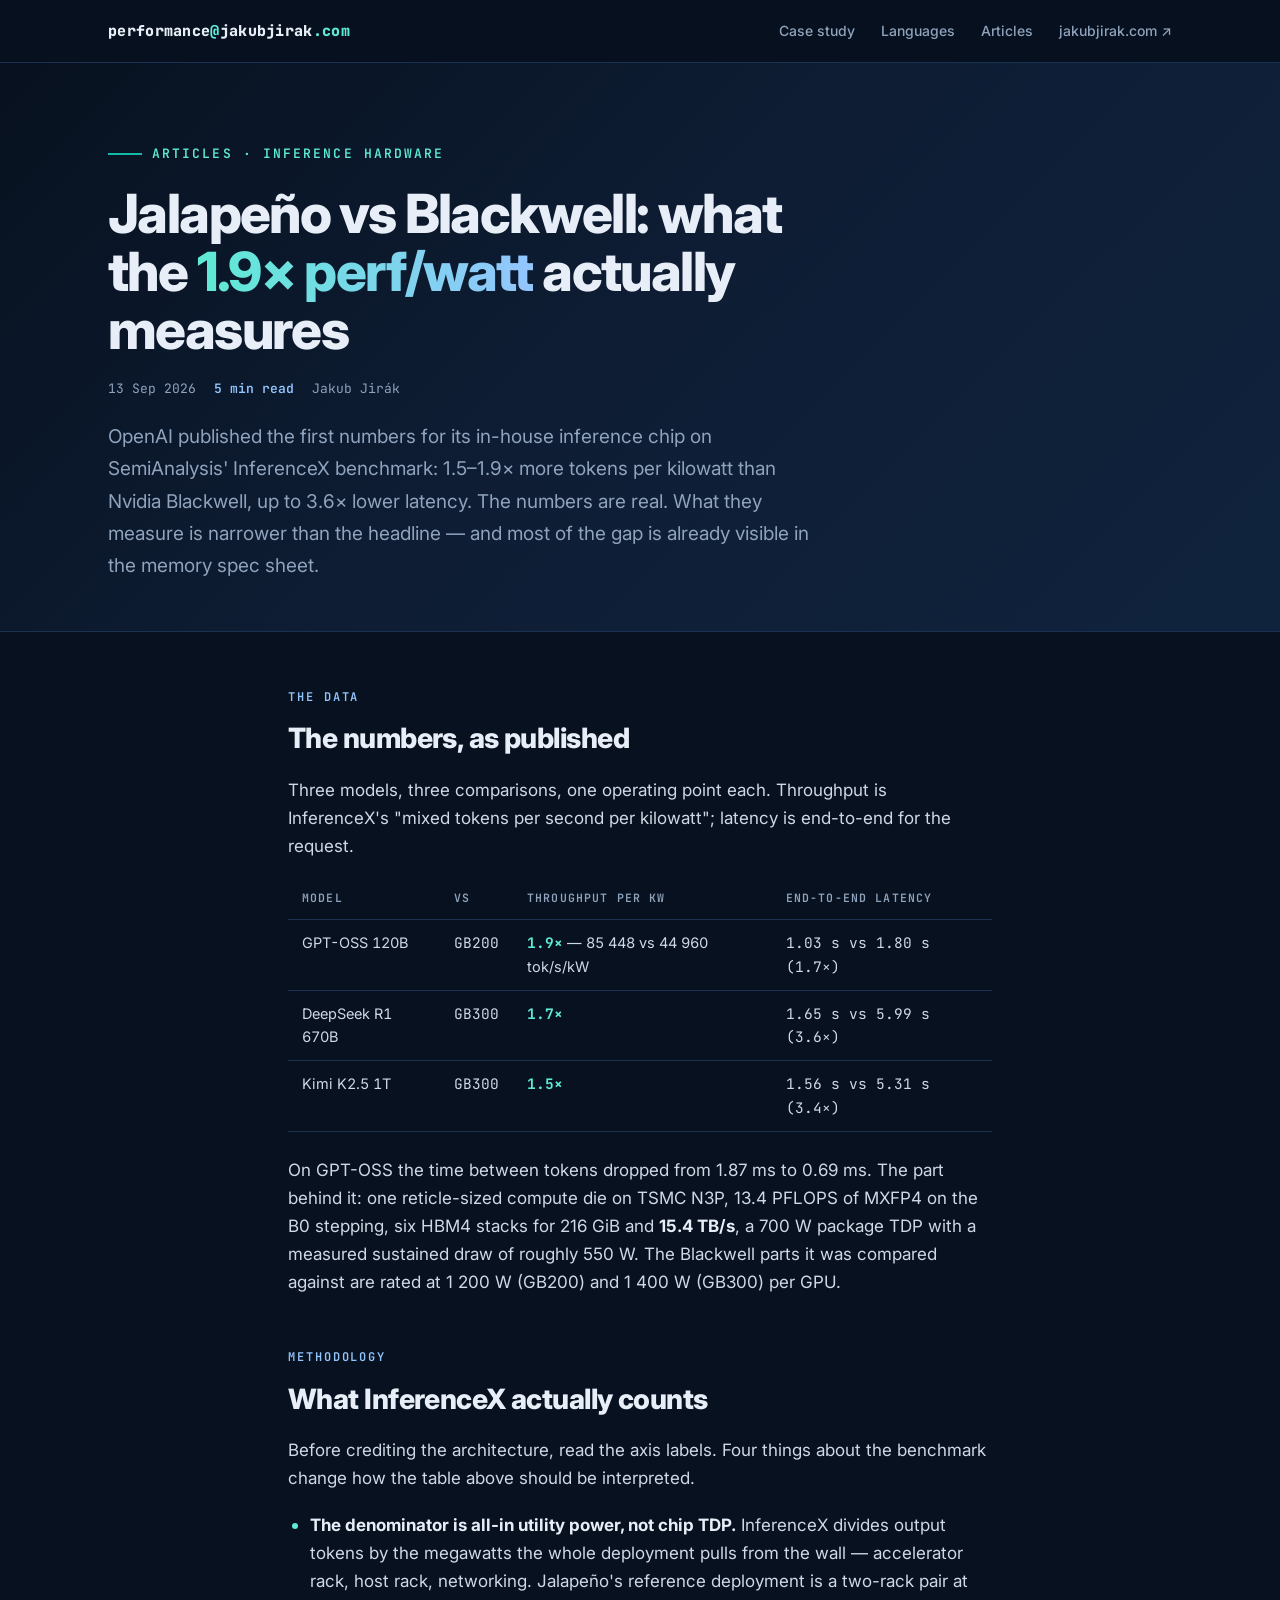
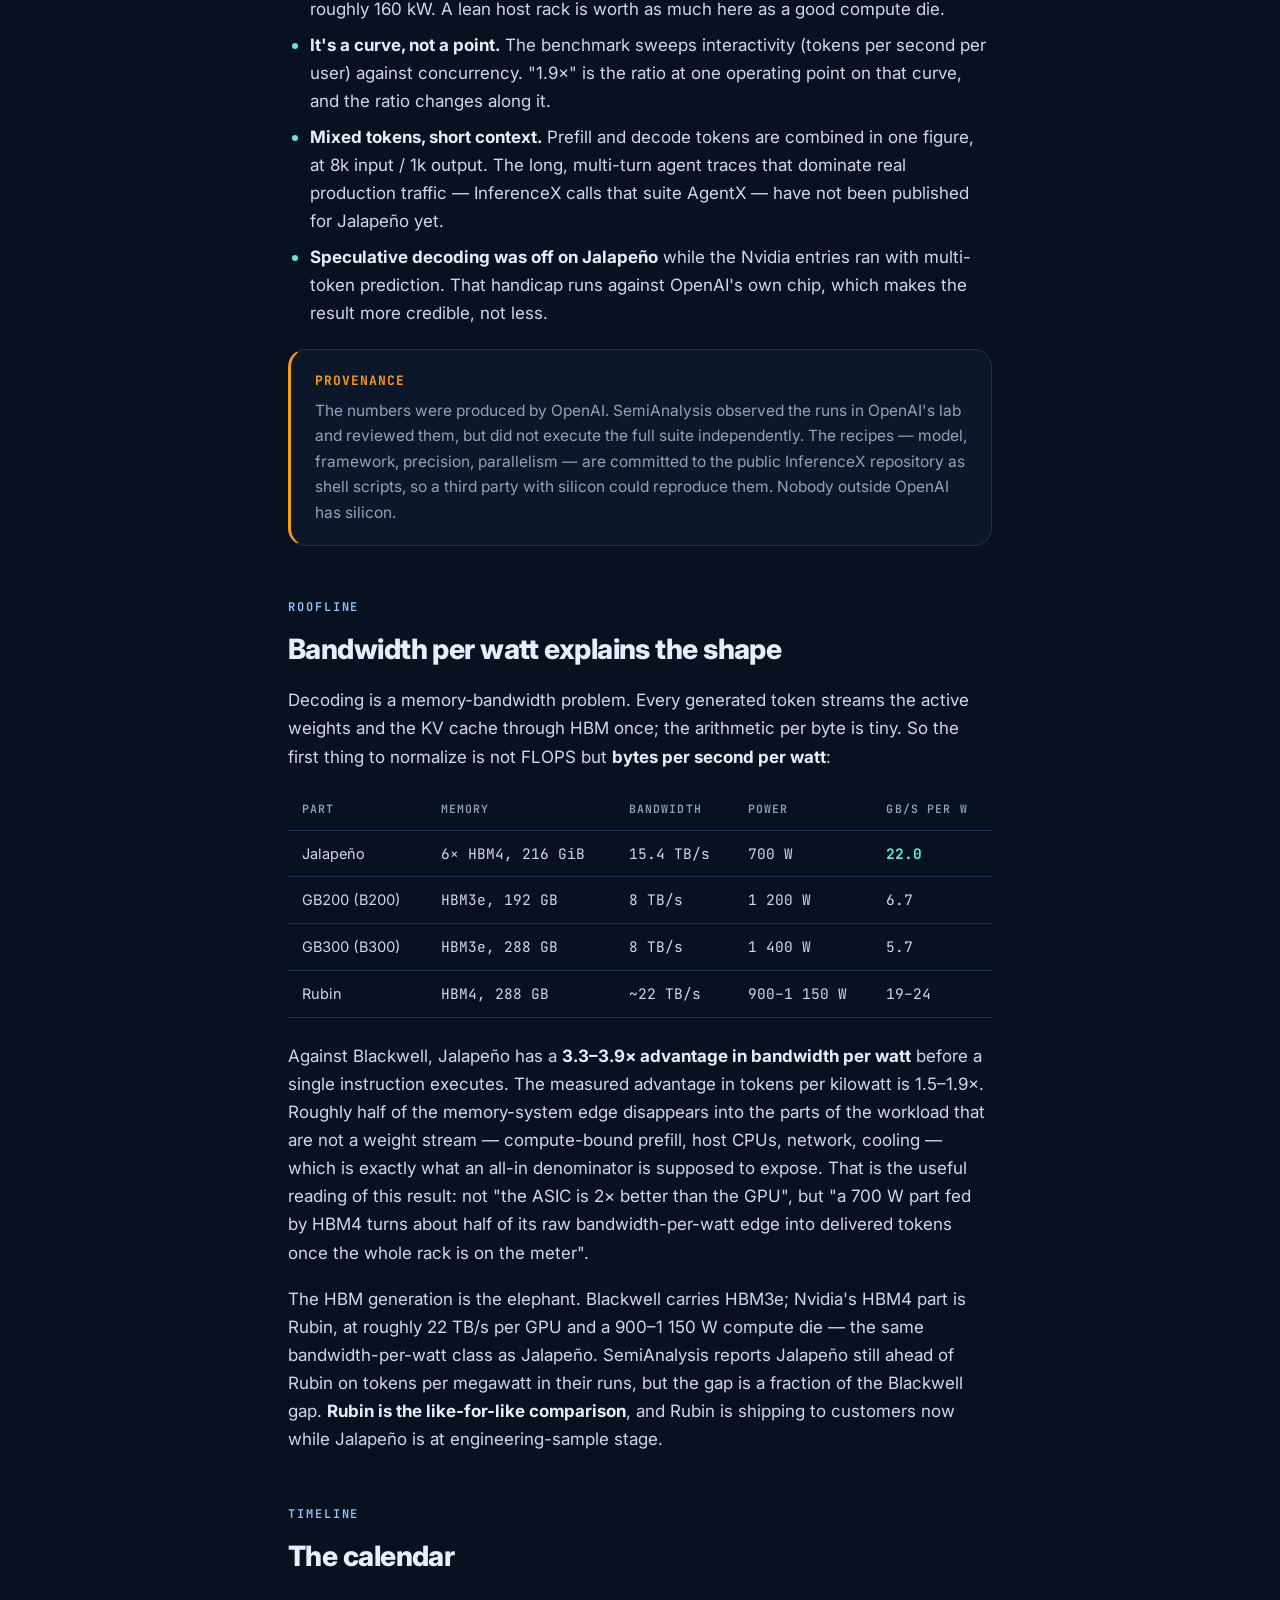
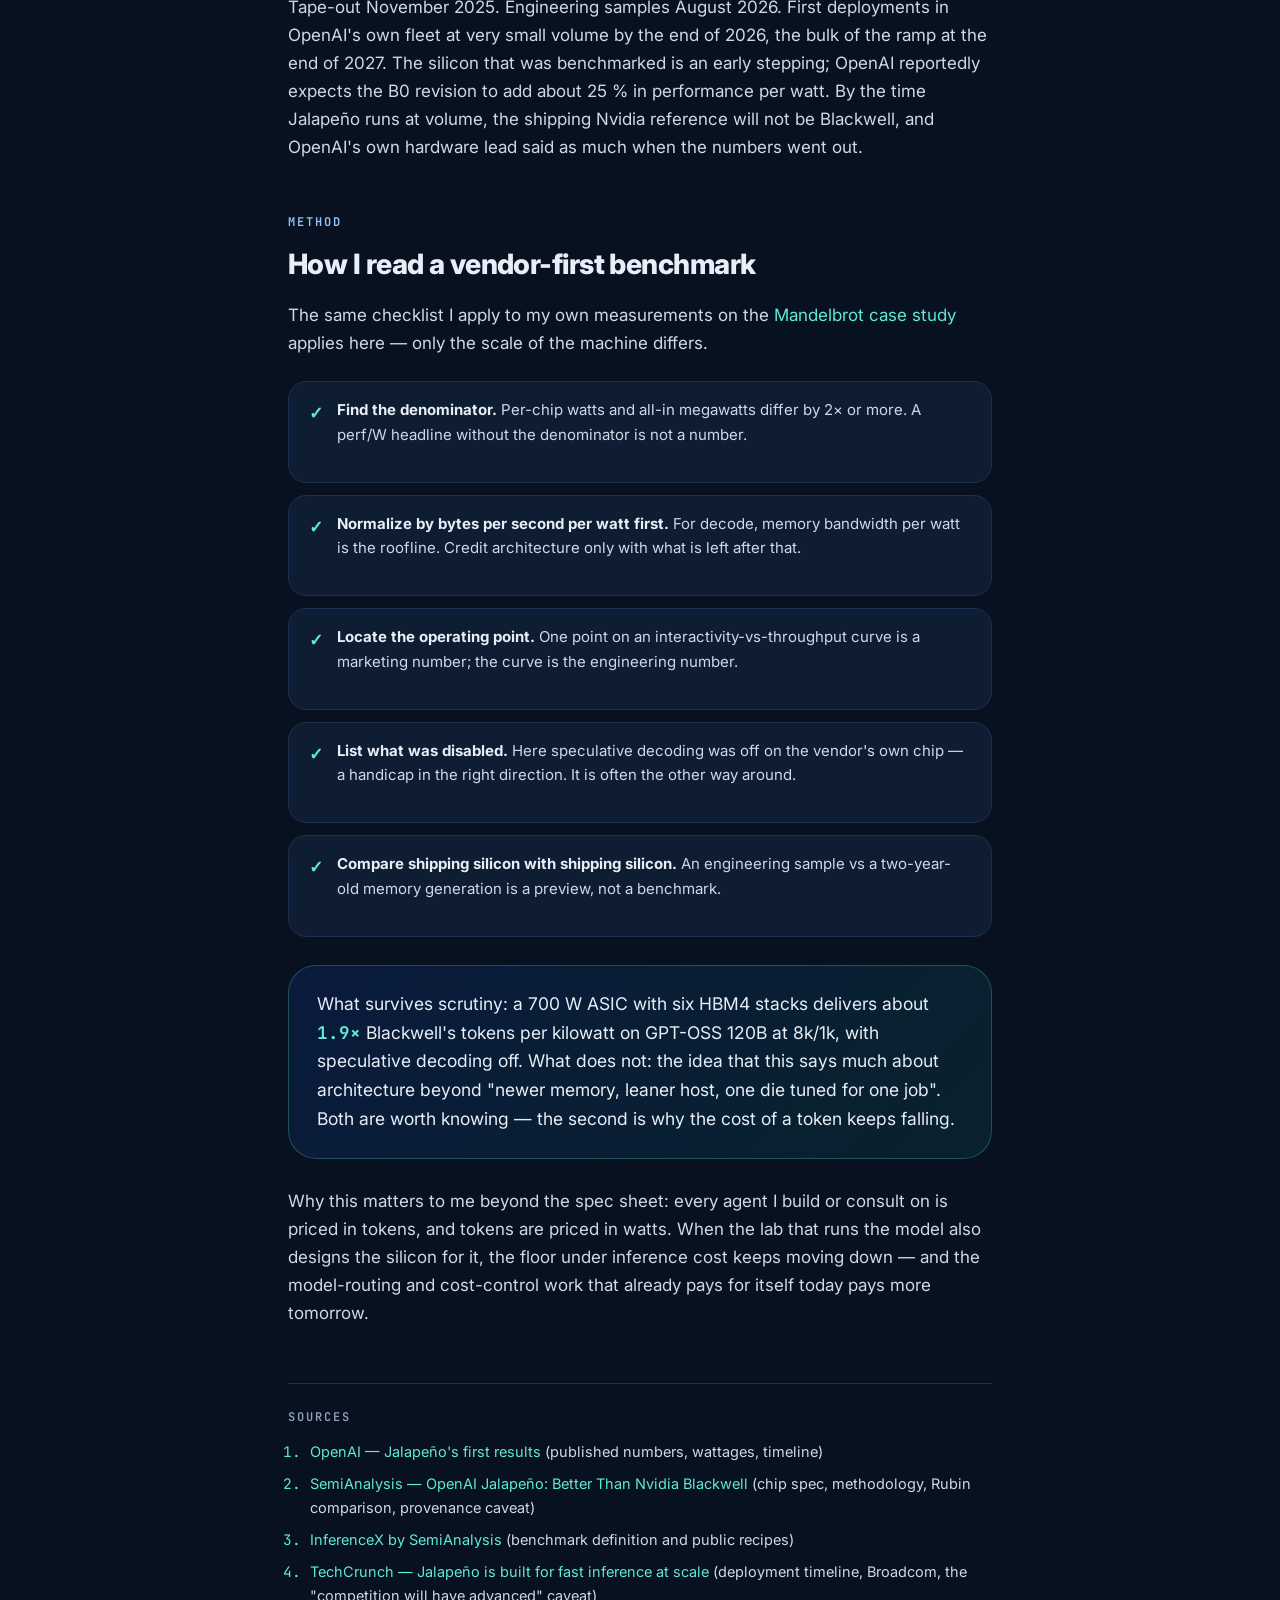
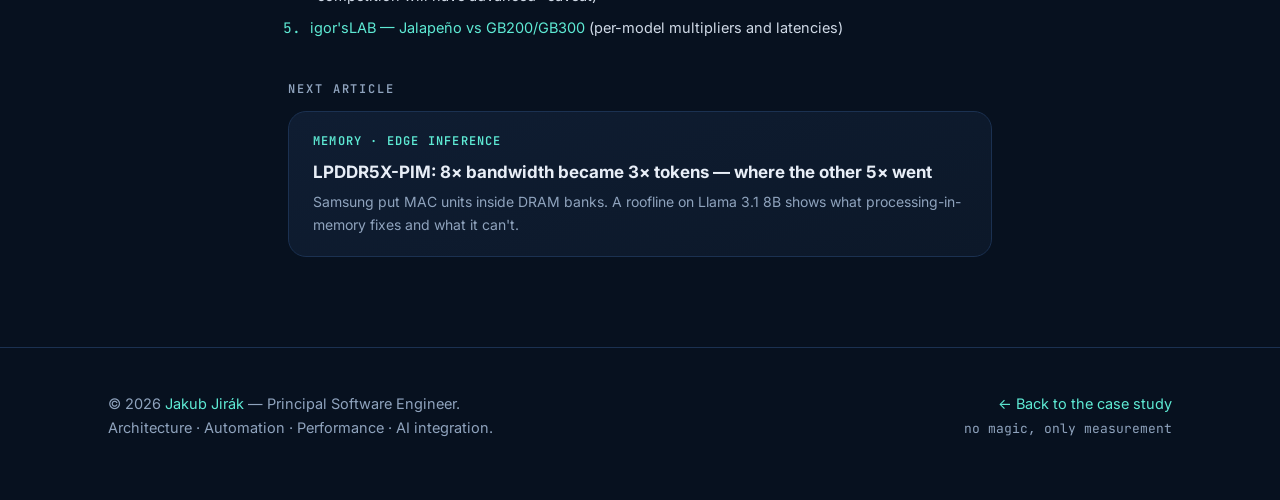
<file: web/articles/jalapeno-vs-blackwell-perf-per-watt.html>
<!doctype html>
<html lang="en">
<head>
  <meta charset="UTF-8" />
  <meta name="viewport" content="width=device-width, initial-scale=1.0" />
  <title>Jalapeño vs Blackwell: what the 1.9× perf/watt actually measures — Jakub Jirák</title>
  <meta name="description" content="OpenAI's first Jalapeño numbers on InferenceX: 1.5–1.9× more tokens per kilowatt than Blackwell. The number is real. What it measures is narrower than the headline — and most of it is visible in the memory spec sheet.">
  <meta name="author" content="Jakub Jirák">
  <link rel="canonical" href="https://performance.jakubjirak.com/articles/jalapeno-vs-blackwell-perf-per-watt.html" />
  <meta name="theme-color" content="#07111f" />
  <meta property="og:type" content="article">
  <meta property="og:url" content="https://performance.jakubjirak.com/articles/jalapeno-vs-blackwell-perf-per-watt.html">
  <meta property="og:title" content="Jalapeño vs Blackwell: what the 1.9× perf/watt actually measures">
  <meta property="og:description" content="Bandwidth per watt explains the shape, the all-in-megawatt denominator explains the size, and the calendar explains the rest. How to read a vendor-first inference benchmark.">
  <meta property="og:image" content="https://performance.jakubjirak.com/assets/mandelbrot-hero.png">
  <meta property="og:site_name" content="Jakub Jirák — Performance">
  <meta property="article:published_time" content="2026-09-13">
  <meta name="twitter:card" content="summary_large_image">
  <link rel="icon" href="data:image/svg+xml,%3Csvg xmlns='http://www.w3.org/2000/svg' viewBox='0 0 100 100'%3E%3Ctext y='.9em' font-size='90'%3E%E2%9A%A1%3C/text%3E%3C/svg%3E">
  <link rel="preconnect" href="https://fonts.googleapis.com">
  <link rel="preconnect" href="https://fonts.gstatic.com" crossorigin>
  <link href="https://fonts.googleapis.com/css2?family=Inter:wght@400;500;600;700;800&family=JetBrains+Mono:ital,wght@0,400;0,600;0,800;1,400&display=swap" rel="stylesheet">
  <link rel="stylesheet" href="../assets/article.css">
  <script type="application/ld+json">
  {
    "@context": "https://schema.org",
    "@type": "TechArticle",
    "headline": "Jalapeño vs Blackwell: what the 1.9× perf/watt actually measures",
    "author": { "@type": "Person", "name": "Jakub Jirák", "url": "https://www.jakubjirak.com/" },
    "datePublished": "2026-09-13",
    "about": ["OpenAI Jalapeño", "Nvidia Blackwell", "InferenceX", "inference benchmarks", "performance per watt", "HBM4"],
    "inLanguage": "en",
    "mainEntityOfPage": "https://performance.jakubjirak.com/articles/jalapeno-vs-blackwell-perf-per-watt.html"
  }
  </script>
</head>
<body>

<nav class="top">
  <div class="wrap">
    <a class="brand" href="../">performance<span>@</span>jakubjirak<span>.com</span></a>
    <div class="navlinks">
      <a href="../#casestudy">Case study</a>
      <a href="../#languages">Languages</a>
      <a href="../#articles">Articles</a>
      <a href="https://www.jakubjirak.com">jakubjirak.com ↗</a>
    </div>
  </div>
</nav>

<header class="article-hero">
  <div class="wrap">
    <div class="eyebrow">Articles · Inference hardware</div>
    <h1>Jalapeño vs Blackwell: what the <em>1.9× perf/watt</em> actually measures</h1>
    <div class="meta"><span>13 Sep 2026</span><span><b>5 min read</b></span><span>Jakub Jirák</span></div>
    <p class="lede">OpenAI published the first numbers for its in-house inference chip on SemiAnalysis' InferenceX benchmark:
      1.5–1.9× more tokens per kilowatt than Nvidia Blackwell, up to 3.6× lower latency. The numbers are real.
      What they measure is narrower than the headline — and most of the gap is already visible in the memory spec sheet.</p>
  </div>
</header>

<main class="article">

  <h2><span class="kicker">The data</span>The numbers, as published</h2>
  <p>Three models, three comparisons, one operating point each. Throughput is InferenceX's "mixed tokens per second per kilowatt"; latency is end-to-end for the request.</p>
  <div class="tablewrap">
  <table>
    <thead><tr><th>Model</th><th>vs</th><th>Throughput per kW</th><th>End-to-end latency</th></tr></thead>
    <tbody>
      <tr><td>GPT-OSS 120B</td><td class="mono">GB200</td><td><span class="adv">1.9×</span> — 85 448 vs 44 960 tok/s/kW</td><td class="mono">1.03 s vs 1.80 s (1.7×)</td></tr>
      <tr><td>DeepSeek R1 670B</td><td class="mono">GB300</td><td><span class="adv">1.7×</span></td><td class="mono">1.65 s vs 5.99 s (3.6×)</td></tr>
      <tr><td>Kimi K2.5 1T</td><td class="mono">GB300</td><td><span class="adv">1.5×</span></td><td class="mono">1.56 s vs 5.31 s (3.4×)</td></tr>
    </tbody>
  </table>
  </div>
  <p>On GPT-OSS the time between tokens dropped from 1.87 ms to 0.69 ms. The part behind it: one reticle-sized compute die on TSMC N3P,
    13.4 PFLOPS of MXFP4 on the B0 stepping, six HBM4 stacks for 216 GiB and <b>15.4 TB/s</b>, a 700 W package TDP with a measured
    sustained draw of roughly 550 W. The Blackwell parts it was compared against are rated at 1 200 W (GB200) and 1 400 W (GB300) per GPU.</p>

  <h2><span class="kicker">Methodology</span>What InferenceX actually counts</h2>
  <p>Before crediting the architecture, read the axis labels. Four things about the benchmark change how the table above should be interpreted.</p>
  <ul>
    <li><b>The denominator is all-in utility power, not chip TDP.</b> InferenceX divides output tokens by the megawatts the whole deployment
      pulls from the wall — accelerator rack, host rack, networking. Jalapeño's reference deployment is a two-rack pair at roughly 160 kW.
      A lean host rack is worth as much here as a good compute die.</li>
    <li><b>It's a curve, not a point.</b> The benchmark sweeps interactivity (tokens per second per user) against concurrency. "1.9×" is the
      ratio at one operating point on that curve, and the ratio changes along it.</li>
    <li><b>Mixed tokens, short context.</b> Prefill and decode tokens are combined in one figure, at 8k input / 1k output. The long,
      multi-turn agent traces that dominate real production traffic — InferenceX calls that suite AgentX — have not been published for Jalapeño yet.</li>
    <li><b>Speculative decoding was off on Jalapeño</b> while the Nvidia entries ran with multi-token prediction. That handicap runs against
      OpenAI's own chip, which makes the result more credible, not less.</li>
  </ul>
  <div class="caveat"><b>Provenance</b>The numbers were produced by OpenAI. SemiAnalysis observed the runs in OpenAI's lab and reviewed them,
    but did not execute the full suite independently. The recipes — model, framework, precision, parallelism — are committed to the public InferenceX
    repository as shell scripts, so a third party with silicon could reproduce them. Nobody outside OpenAI has silicon.</div>

  <h2><span class="kicker">Roofline</span>Bandwidth per watt explains the shape</h2>
  <p>Decoding is a memory-bandwidth problem. Every generated token streams the active weights and the KV cache through HBM once; the
    arithmetic per byte is tiny. So the first thing to normalize is not FLOPS but <b>bytes per second per watt</b>:</p>
  <div class="tablewrap">
  <table>
    <thead><tr><th>Part</th><th>Memory</th><th>Bandwidth</th><th>Power</th><th>GB/s per W</th></tr></thead>
    <tbody>
      <tr><td>Jalapeño</td><td class="mono">6× HBM4, 216 GiB</td><td class="mono">15.4 TB/s</td><td class="mono">700 W</td><td><span class="adv">22.0</span></td></tr>
      <tr><td>GB200 (B200)</td><td class="mono">HBM3e, 192 GB</td><td class="mono">8 TB/s</td><td class="mono">1 200 W</td><td class="mono">6.7</td></tr>
      <tr><td>GB300 (B300)</td><td class="mono">HBM3e, 288 GB</td><td class="mono">8 TB/s</td><td class="mono">1 400 W</td><td class="mono">5.7</td></tr>
      <tr><td>Rubin</td><td class="mono">HBM4, 288 GB</td><td class="mono">~22 TB/s</td><td class="mono">900–1 150 W</td><td class="mono">19–24</td></tr>
    </tbody>
  </table>
  </div>
  <p>Against Blackwell, Jalapeño has a <b>3.3–3.9× advantage in bandwidth per watt</b> before a single instruction executes. The measured
    advantage in tokens per kilowatt is 1.5–1.9×. Roughly half of the memory-system edge disappears into the parts of the workload that
    are not a weight stream — compute-bound prefill, host CPUs, network, cooling — which is exactly what an all-in denominator is supposed to
    expose. That is the useful reading of this result: not "the ASIC is 2× better than the GPU", but "a 700 W part fed by HBM4 turns about
    half of its raw bandwidth-per-watt edge into delivered tokens once the whole rack is on the meter".</p>
  <p>The HBM generation is the elephant. Blackwell carries HBM3e; Nvidia's HBM4 part is Rubin, at roughly 22 TB/s per GPU and a
    900–1 150 W compute die — the same bandwidth-per-watt class as Jalapeño. SemiAnalysis reports Jalapeño still ahead of Rubin on tokens per
    megawatt in their runs, but the gap is a fraction of the Blackwell gap. <b>Rubin is the like-for-like comparison</b>, and Rubin is
    shipping to customers now while Jalapeño is at engineering-sample stage.</p>

  <h2><span class="kicker">Timeline</span>The calendar</h2>
  <p>Tape-out November 2025. Engineering samples August 2026. First deployments in OpenAI's own fleet at very small volume by the end of 2026,
    the bulk of the ramp at the end of 2027. The silicon that was benchmarked is an early stepping; OpenAI reportedly expects the B0 revision to
    add about 25 % in performance per watt. By the time Jalapeño runs at volume, the shipping Nvidia reference will not be Blackwell, and OpenAI's
    own hardware lead said as much when the numbers went out.</p>

  <h2><span class="kicker">Method</span>How I read a vendor-first benchmark</h2>
  <p>The same checklist I apply to my own measurements on the <a href="../#casestudy">Mandelbrot case study</a> applies here — only the
    scale of the machine differs.</p>
  <div class="checks">
    <div class="check"><div class="tick">✓</div><p><b>Find the denominator.</b> Per-chip watts and all-in megawatts differ by 2× or more. A perf/W headline without the denominator is not a number.</p></div>
    <div class="check"><div class="tick">✓</div><p><b>Normalize by bytes per second per watt first.</b> For decode, memory bandwidth per watt is the roofline. Credit architecture only with what is left after that.</p></div>
    <div class="check"><div class="tick">✓</div><p><b>Locate the operating point.</b> One point on an interactivity-vs-throughput curve is a marketing number; the curve is the engineering number.</p></div>
    <div class="check"><div class="tick">✓</div><p><b>List what was disabled.</b> Here speculative decoding was off on the vendor's own chip — a handicap in the right direction. It is often the other way around.</p></div>
    <div class="check"><div class="tick">✓</div><p><b>Compare shipping silicon with shipping silicon.</b> An engineering sample vs a two-year-old memory generation is a preview, not a benchmark.</p></div>
  </div>

  <div class="callout">What survives scrutiny: a 700 W ASIC with six HBM4 stacks delivers about <b>1.9×</b> Blackwell's tokens per kilowatt on
    GPT-OSS 120B at 8k/1k, with speculative decoding off. What does not: the idea that this says much about architecture beyond
    "newer memory, leaner host, one die tuned for one job". Both are worth knowing — the second is why the cost of a token keeps falling.</div>

  <p>Why this matters to me beyond the spec sheet: every agent I build or consult on is priced in tokens, and tokens are priced in watts.
    When the lab that runs the model also designs the silicon for it, the floor under inference cost keeps moving down — and the
    model-routing and cost-control work that already pays for itself today pays more tomorrow.</p>

  <div class="sources">
    <h3>Sources</h3>
    <ol>
      <li><a href="https://openai.com/index/jalapeno-first-results/">OpenAI — Jalapeño's first results</a> (published numbers, wattages, timeline)</li>
      <li><a href="https://newsletter.semianalysis.com/p/openai-jalapeno-better-than-nvidia">SemiAnalysis — OpenAI Jalapeño: Better Than Nvidia Blackwell</a> (chip spec, methodology, Rubin comparison, provenance caveat)</li>
      <li><a href="https://inferencex.semianalysis.com/">InferenceX by SemiAnalysis</a> (benchmark definition and public recipes)</li>
      <li><a href="https://techcrunch.com/2026/08/25/openais-jalapeno-chip-is-built-for-fast-inference-at-scale-benchmarks-show/">TechCrunch — Jalapeño is built for fast inference at scale</a> (deployment timeline, Broadcom, the "competition will have advanced" caveat)</li>
      <li><a href="https://www.igorslab.de/en/openai-jalapeno-beats-nvidia-gb200-gb300-in-initial-inference-benchmarks-up-to-36x-lower-latency/">igor'sLAB — Jalapeño vs GB200/GB300</a> (per-model multipliers and latencies)</li>
    </ol>
  </div>

  <div class="more">
    <h3>Next article</h3>
    <a class="next" href="lpddr5x-pim-decode-roofline.html">
      <div class="ic">MEMORY · EDGE INFERENCE</div>
      <b>LPDDR5X-PIM: 8× bandwidth became 3× tokens — where the other 5× went</b>
      <span>Samsung put MAC units inside DRAM banks. A roofline on Llama 3.1 8B shows what processing-in-memory fixes and what it can't.</span>
    </a>
  </div>

</main>

<footer>
  <div class="wrap">
    <div>© 2026 <a href="https://www.jakubjirak.com">Jakub Jirák</a> — Principal Software Engineer.<br>
      Architecture · Automation · Performance · AI integration.</div>
    <div style="text-align:right"><a href="../">← Back to the case study</a><br>
      <span style="font-family:var(--mono); font-size:13px">no magic, only measurement</span></div>
  </div>
</footer>

</body>
</html>
</file>
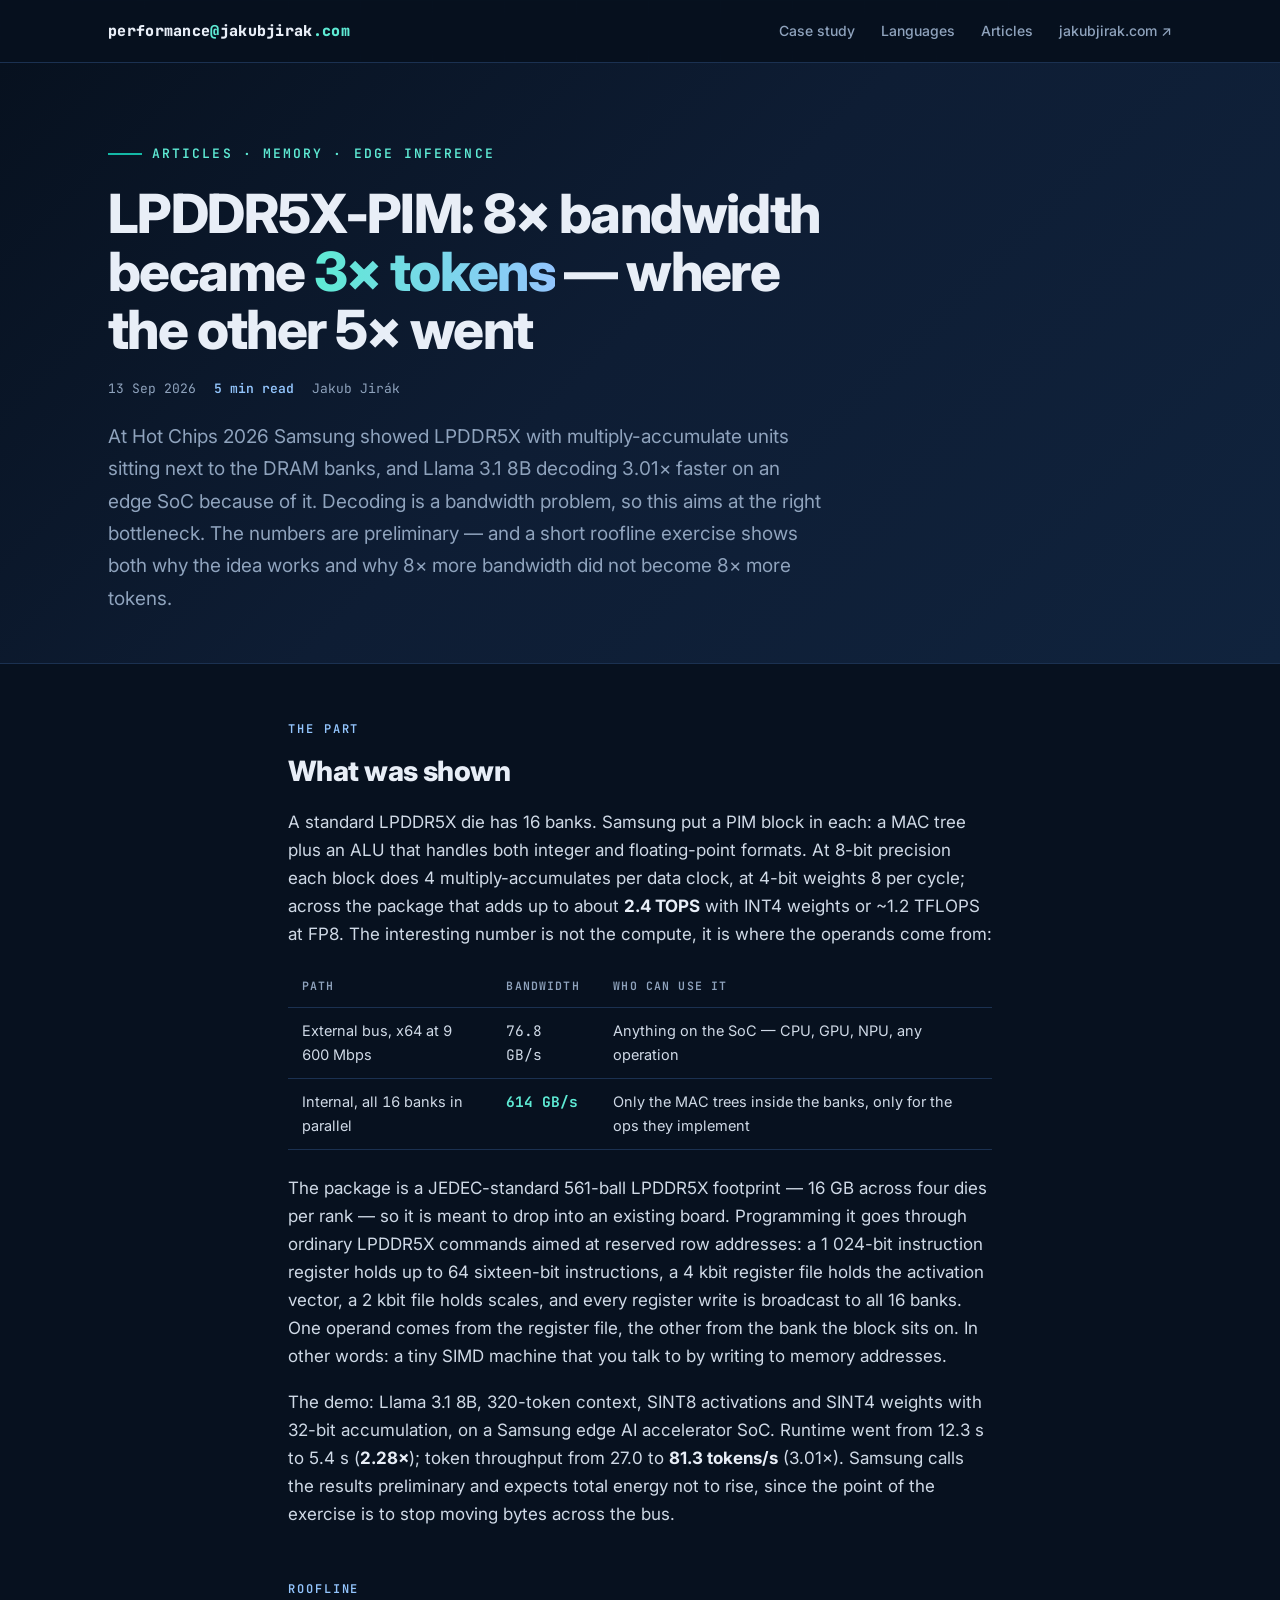
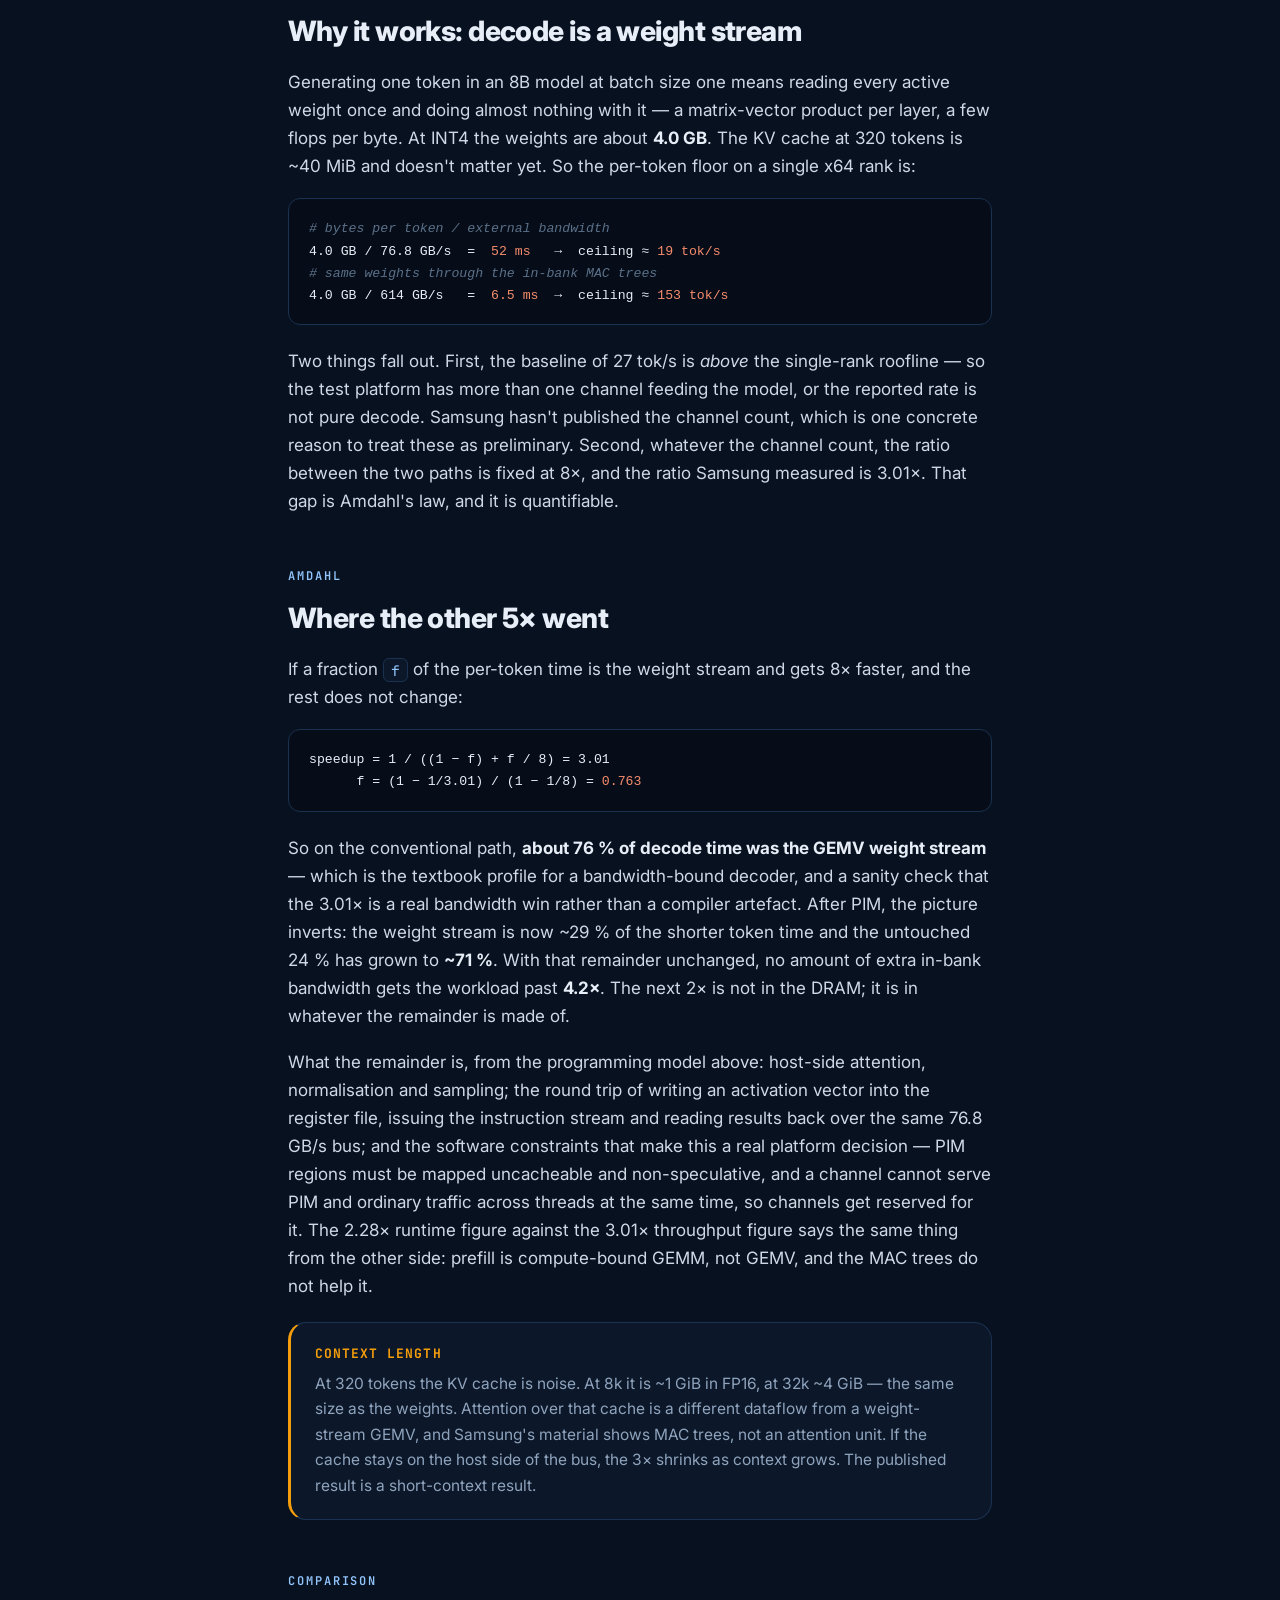
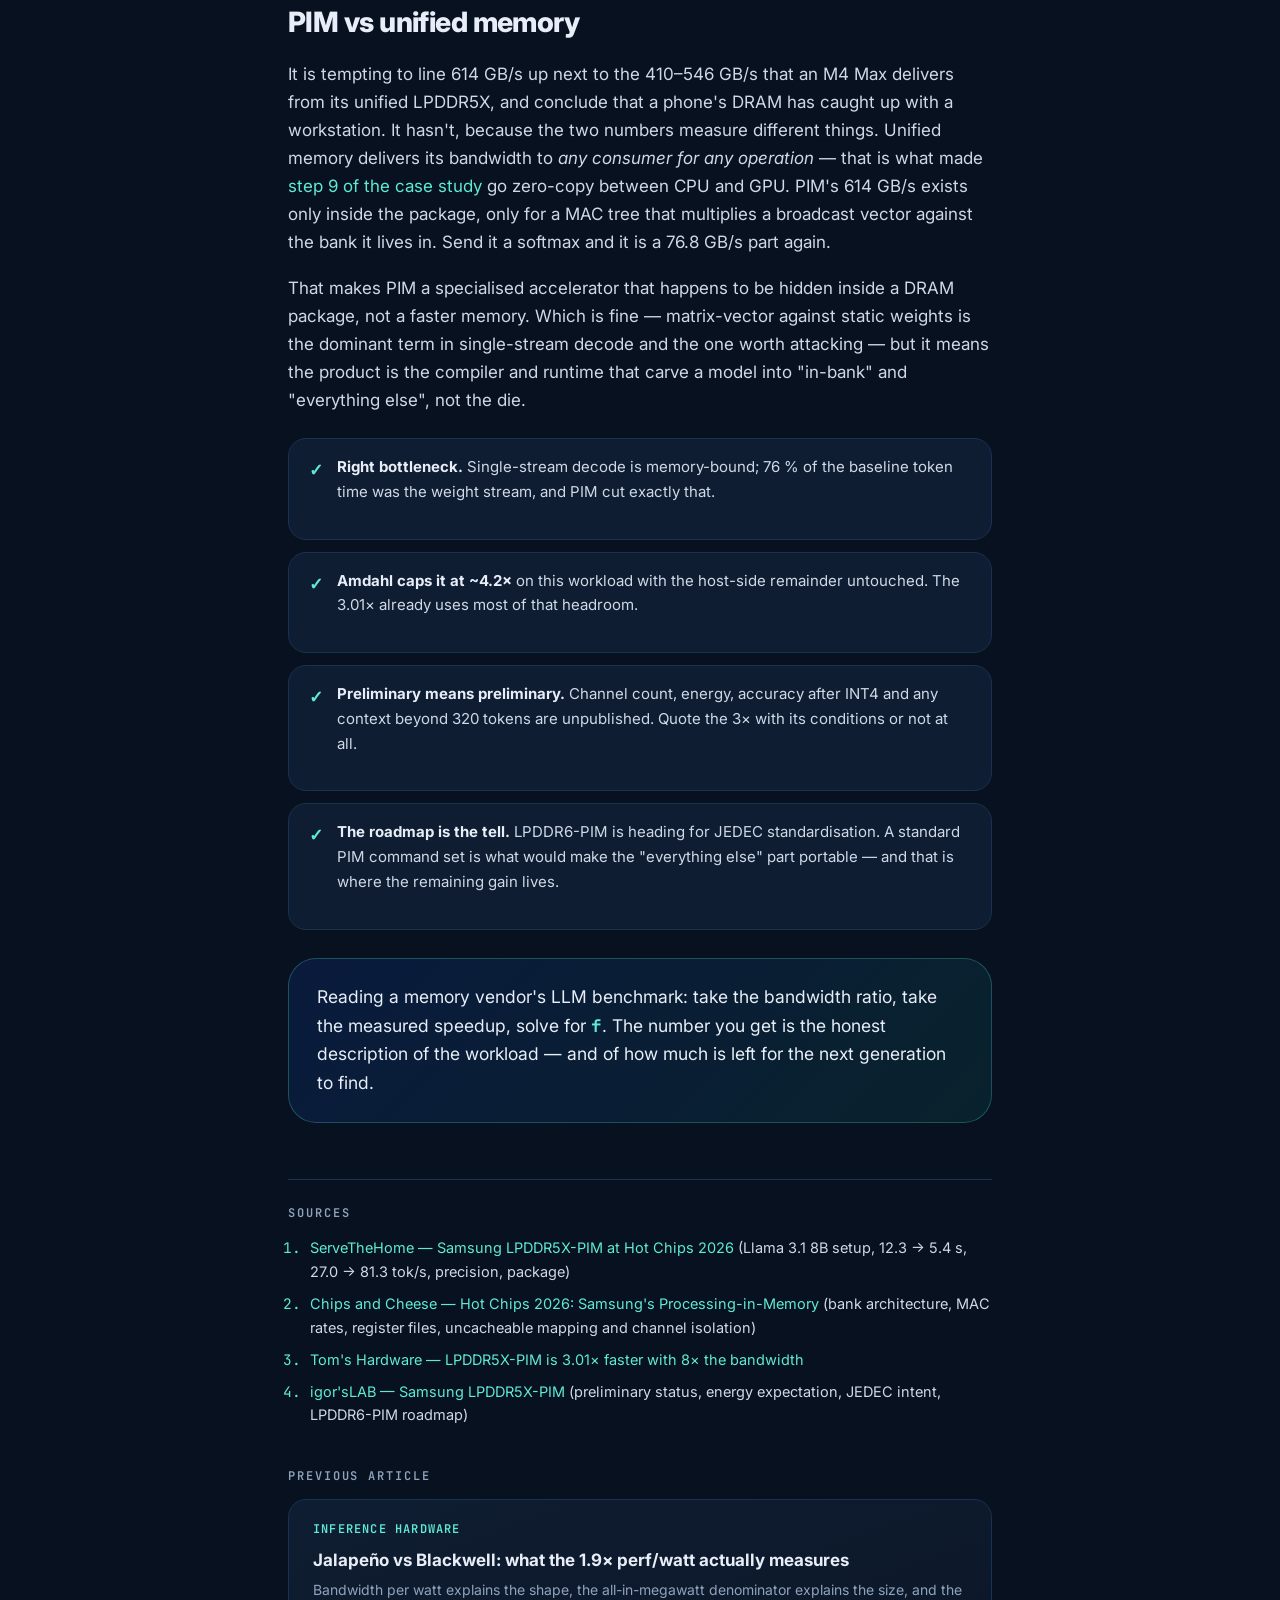
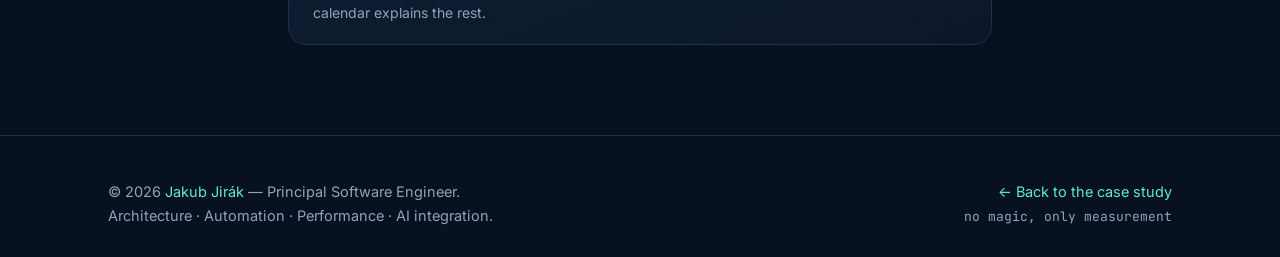
<file: web/articles/lpddr5x-pim-decode-roofline.html>
<!doctype html>
<html lang="en">
<head>
  <meta charset="UTF-8" />
  <meta name="viewport" content="width=device-width, initial-scale=1.0" />
  <title>LPDDR5X-PIM: 8× bandwidth became 3× tokens — where the other 5× went — Jakub Jirák</title>
  <meta name="description" content="Samsung's Hot Chips 2026 LPDDR5X-PIM puts MAC trees inside DRAM banks: 614 GB/s internal vs 76.8 GB/s external, Llama 3.1 8B decoding 3.01× faster. A roofline and Amdahl's law show what processing-in-memory fixes, what it can't, and why the numbers are preliminary.">
  <meta name="author" content="Jakub Jirák">
  <link rel="canonical" href="https://performance.jakubjirak.com/articles/lpddr5x-pim-decode-roofline.html" />
  <meta name="theme-color" content="#07111f" />
  <meta property="og:type" content="article">
  <meta property="og:url" content="https://performance.jakubjirak.com/articles/lpddr5x-pim-decode-roofline.html">
  <meta property="og:title" content="LPDDR5X-PIM: 8× bandwidth became 3× tokens — where the other 5× went">
  <meta property="og:description" content="Decode is a bandwidth problem, so processing-in-memory aims at the right bottleneck. The measured 3.01× on Llama 3.1 8B says 76 % of decode time was the weight stream — and the rest now dominates.">
  <meta property="og:image" content="https://performance.jakubjirak.com/assets/mandelbrot-hero.png">
  <meta property="og:site_name" content="Jakub Jirák — Performance">
  <meta property="article:published_time" content="2026-09-13">
  <meta name="twitter:card" content="summary_large_image">
  <link rel="icon" href="data:image/svg+xml,%3Csvg xmlns='http://www.w3.org/2000/svg' viewBox='0 0 100 100'%3E%3Ctext y='.9em' font-size='90'%3E%E2%9A%A1%3C/text%3E%3C/svg%3E">
  <link rel="preconnect" href="https://fonts.googleapis.com">
  <link rel="preconnect" href="https://fonts.gstatic.com" crossorigin>
  <link href="https://fonts.googleapis.com/css2?family=Inter:wght@400;500;600;700;800&family=JetBrains+Mono:ital,wght@0,400;0,600;0,800;1,400&display=swap" rel="stylesheet">
  <link rel="stylesheet" href="../assets/article.css">
  <script type="application/ld+json">
  {
    "@context": "https://schema.org",
    "@type": "TechArticle",
    "headline": "LPDDR5X-PIM: 8× bandwidth became 3× tokens — where the other 5× went",
    "author": { "@type": "Person", "name": "Jakub Jirák", "url": "https://www.jakubjirak.com/" },
    "datePublished": "2026-09-13",
    "about": ["processing-in-memory", "LPDDR5X-PIM", "Samsung", "Hot Chips 2026", "LLM decoding", "roofline model", "unified memory"],
    "inLanguage": "en",
    "mainEntityOfPage": "https://performance.jakubjirak.com/articles/lpddr5x-pim-decode-roofline.html"
  }
  </script>
</head>
<body>

<nav class="top">
  <div class="wrap">
    <a class="brand" href="../">performance<span>@</span>jakubjirak<span>.com</span></a>
    <div class="navlinks">
      <a href="../#casestudy">Case study</a>
      <a href="../#languages">Languages</a>
      <a href="../#articles">Articles</a>
      <a href="https://www.jakubjirak.com">jakubjirak.com ↗</a>
    </div>
  </div>
</nav>

<header class="article-hero">
  <div class="wrap">
    <div class="eyebrow">Articles · Memory · Edge inference</div>
    <h1>LPDDR5X-PIM: 8× bandwidth became <em>3× tokens</em> — where the other 5× went</h1>
    <div class="meta"><span>13 Sep 2026</span><span><b>5 min read</b></span><span>Jakub Jirák</span></div>
    <p class="lede">At Hot Chips 2026 Samsung showed LPDDR5X with multiply-accumulate units sitting next to the DRAM banks, and Llama 3.1 8B decoding
      3.01× faster on an edge SoC because of it. Decoding is a bandwidth problem, so this aims at the right bottleneck. The numbers are
      preliminary — and a short roofline exercise shows both why the idea works and why 8× more bandwidth did not become 8× more tokens.</p>
  </div>
</header>

<main class="article">

  <h2><span class="kicker">The part</span>What was shown</h2>
  <p>A standard LPDDR5X die has 16 banks. Samsung put a PIM block in each: a MAC tree plus an ALU that handles both integer and floating-point
    formats. At 8-bit precision each block does 4 multiply-accumulates per data clock, at 4-bit weights 8 per cycle; across the package that
    adds up to about <b>2.4 TOPS</b> with INT4 weights or ~1.2 TFLOPS at FP8. The interesting number is not the compute, it is where the
    operands come from:</p>
  <div class="tablewrap">
  <table>
    <thead><tr><th>Path</th><th>Bandwidth</th><th>Who can use it</th></tr></thead>
    <tbody>
      <tr><td>External bus, x64 at 9 600 Mbps</td><td class="mono">76.8 GB/s</td><td>Anything on the SoC — CPU, GPU, NPU, any operation</td></tr>
      <tr><td>Internal, all 16 banks in parallel</td><td class="mono"><span class="adv">614 GB/s</span></td><td>Only the MAC trees inside the banks, only for the ops they implement</td></tr>
    </tbody>
  </table>
  </div>
  <p>The package is a JEDEC-standard 561-ball LPDDR5X footprint — 16 GB across four dies per rank — so it is meant to drop into an existing
    board. Programming it goes through ordinary LPDDR5X commands aimed at reserved row addresses: a 1 024-bit instruction register holds up to
    64 sixteen-bit instructions, a 4 kbit register file holds the activation vector, a 2 kbit file holds scales, and every register write is
    broadcast to all 16 banks. One operand comes from the register file, the other from the bank the block sits on. In other words: a tiny SIMD
    machine that you talk to by writing to memory addresses.</p>
  <p>The demo: Llama 3.1 8B, 320-token context, SINT8 activations and SINT4 weights with 32-bit accumulation, on a Samsung edge AI accelerator
    SoC. Runtime went from 12.3 s to 5.4 s (<b>2.28×</b>); token throughput from 27.0 to <b>81.3 tokens/s</b> (3.01×). Samsung calls the
    results preliminary and expects total energy not to rise, since the point of the exercise is to stop moving bytes across the bus.</p>

  <h2><span class="kicker">Roofline</span>Why it works: decode is a weight stream</h2>
  <p>Generating one token in an 8B model at batch size one means reading every active weight once and doing almost nothing with it —
    a matrix-vector product per layer, a few flops per byte. At INT4 the weights are about <b>4.0 GB</b>. The KV cache at 320 tokens is
    ~40 MiB and doesn't matter yet. So the per-token floor on a single x64 rank is:</p>
<pre><code><span class="tok-c"># bytes per token / external bandwidth</span>
4.0 GB / 76.8 GB/s  =  <span class="tok-n">52 ms</span>   →  ceiling ≈ <span class="tok-n">19 tok/s</span>
<span class="tok-c"># same weights through the in-bank MAC trees</span>
4.0 GB / 614 GB/s   =  <span class="tok-n">6.5 ms</span>  →  ceiling ≈ <span class="tok-n">153 tok/s</span></code></pre>
  <p>Two things fall out. First, the baseline of 27 tok/s is <em>above</em> the single-rank roofline — so the test platform has more than one
    channel feeding the model, or the reported rate is not pure decode. Samsung hasn't published the channel count, which is one concrete reason
    to treat these as preliminary. Second, whatever the channel count, the ratio between the two paths is fixed at 8×, and the ratio Samsung
    measured is 3.01×. That gap is Amdahl's law, and it is quantifiable.</p>

  <h2><span class="kicker">Amdahl</span>Where the other 5× went</h2>
  <p>If a fraction <code>f</code> of the per-token time is the weight stream and gets 8× faster, and the rest does not change:</p>
<pre><code>speedup = 1 / ((1 − f) + f / 8) = 3.01
      f = (1 − 1/3.01) / (1 − 1/8) = <span class="tok-n">0.763</span></code></pre>
  <p>So on the conventional path, <b>about 76 % of decode time was the GEMV weight stream</b> — which is the textbook profile for a
    bandwidth-bound decoder, and a sanity check that the 3.01× is a real bandwidth win rather than a compiler artefact. After PIM, the picture
    inverts: the weight stream is now ~29 % of the shorter token time and the untouched 24 % has grown to <b>~71 %</b>. With that remainder
    unchanged, no amount of extra in-bank bandwidth gets the workload past <b>4.2×</b>. The next 2× is not in the DRAM; it is in whatever the
    remainder is made of.</p>
  <p>What the remainder is, from the programming model above: host-side attention, normalisation and sampling; the round trip of writing an
    activation vector into the register file, issuing the instruction stream and reading results back over the same 76.8 GB/s bus; and the
    software constraints that make this a real platform decision — PIM regions must be mapped uncacheable and non-speculative, and a channel
    cannot serve PIM and ordinary traffic across threads at the same time, so channels get reserved for it. The 2.28× runtime figure against
    the 3.01× throughput figure says the same thing from the other side: prefill is compute-bound GEMM, not GEMV, and the MAC trees do not
    help it.</p>

  <div class="caveat"><b>Context length</b>At 320 tokens the KV cache is noise. At 8k it is ~1 GiB in FP16, at 32k ~4 GiB — the same size as the
    weights. Attention over that cache is a different dataflow from a weight-stream GEMV, and Samsung's material shows MAC trees, not an attention
    unit. If the cache stays on the host side of the bus, the 3× shrinks as context grows. The published result is a short-context result.</div>

  <h2><span class="kicker">Comparison</span>PIM vs unified memory</h2>
  <p>It is tempting to line 614 GB/s up next to the 410–546 GB/s that an M4 Max delivers from its unified LPDDR5X, and conclude that a phone's
    DRAM has caught up with a workstation. It hasn't, because the two numbers measure different things. Unified memory delivers its bandwidth to
    <em>any consumer for any operation</em> — that is what made <a href="../#casestudy">step 9 of the case study</a> go zero-copy between CPU and
    GPU. PIM's 614 GB/s exists only inside the package, only for a MAC tree that multiplies a broadcast vector against the bank it lives in. Send it
    a softmax and it is a 76.8 GB/s part again.</p>
  <p>That makes PIM a specialised accelerator that happens to be hidden inside a DRAM package, not a faster memory. Which is fine — matrix-vector
    against static weights is the dominant term in single-stream decode and the one worth attacking — but it means the product is the compiler
    and runtime that carve a model into "in-bank" and "everything else", not the die.</p>

  <div class="checks">
    <div class="check"><div class="tick">✓</div><p><b>Right bottleneck.</b> Single-stream decode is memory-bound; 76 % of the baseline token time was the weight stream, and PIM cut exactly that.</p></div>
    <div class="check"><div class="tick">✓</div><p><b>Amdahl caps it at ~4.2×</b> on this workload with the host-side remainder untouched. The 3.01× already uses most of that headroom.</p></div>
    <div class="check"><div class="tick">✓</div><p><b>Preliminary means preliminary.</b> Channel count, energy, accuracy after INT4 and any context beyond 320 tokens are unpublished. Quote the 3× with its conditions or not at all.</p></div>
    <div class="check"><div class="tick">✓</div><p><b>The roadmap is the tell.</b> LPDDR6-PIM is heading for JEDEC standardisation. A standard PIM command set is what would make the "everything else" part portable — and that is where the remaining gain lives.</p></div>
  </div>

  <div class="callout">Reading a memory vendor's LLM benchmark: take the bandwidth ratio, take the measured speedup, solve for <b>f</b>. The
    number you get is the honest description of the workload — and of how much is left for the next generation to find.</div>

  <div class="sources">
    <h3>Sources</h3>
    <ol>
      <li><a href="https://www.servethehome.com/samsung-lpddr5x-pim-at-hot-chips-2026/">ServeTheHome — Samsung LPDDR5X-PIM at Hot Chips 2026</a> (Llama 3.1 8B setup, 12.3 → 5.4 s, 27.0 → 81.3 tok/s, precision, package)</li>
      <li><a href="https://chipsandcheese.com/p/hot-chips-2026-samsungs-processing">Chips and Cheese — Hot Chips 2026: Samsung's Processing-in-Memory</a> (bank architecture, MAC rates, register files, uncacheable mapping and channel isolation)</li>
      <li><a href="https://www.tomshardware.com/pc-components/dram/hot-chips-2026-samsung-makes-lpddr5x-smart-with-logic-unit-in-memory-lpddr5x-pim-is-3-01x-faster-than-lpddr5x-in-ai-inference-with-8x-the-bandwidth">Tom's Hardware — LPDDR5X-PIM is 3.01× faster with 8× the bandwidth</a></li>
      <li><a href="https://www.igorslab.de/en/samsung-lpddr5x-pim-memory-computes-speeds-up-ai-factor-3/">igor'sLAB — Samsung LPDDR5X-PIM</a> (preliminary status, energy expectation, JEDEC intent, LPDDR6-PIM roadmap)</li>
    </ol>
  </div>

  <div class="more">
    <h3>Previous article</h3>
    <a class="next" href="jalapeno-vs-blackwell-perf-per-watt.html">
      <div class="ic">INFERENCE HARDWARE</div>
      <b>Jalapeño vs Blackwell: what the 1.9× perf/watt actually measures</b>
      <span>Bandwidth per watt explains the shape, the all-in-megawatt denominator explains the size, and the calendar explains the rest.</span>
    </a>
  </div>

</main>

<footer>
  <div class="wrap">
    <div>© 2026 <a href="https://www.jakubjirak.com">Jakub Jirák</a> — Principal Software Engineer.<br>
      Architecture · Automation · Performance · AI integration.</div>
    <div style="text-align:right"><a href="../">← Back to the case study</a><br>
      <span style="font-family:var(--mono); font-size:13px">no magic, only measurement</span></div>
  </div>
</footer>

</body>
</html>
</file>
<file: web/assets/article.css>
/* performance.jakubjirak.com — article pages. Shares the design tokens of index.html. */
:root {
  --bg: #07111f;
  --panel: #0f1d32;
  --panel-2: #0c1829;
  --line: #1b3151;
  --blue: #1d4ed8;
  --blue-soft: #93c5fd;
  --teal: #14b8a6;
  --teal-soft: #5eead4;
  --text: #e8eef7;
  --muted: #8fa3bd;
  --warn: #f59e0b;
  --red: #f87171;
  --radius: 18px;
  --radius-lg: 28px;
  --mono: "JetBrains Mono", ui-monospace, SFMono-Regular, Menlo, monospace;
  --sans: Inter, ui-sans-serif, system-ui, -apple-system, sans-serif;
}
* { margin: 0; padding: 0; box-sizing: border-box; }
html { scroll-behavior: smooth; }
body {
  background: var(--bg);
  color: var(--text);
  font-family: var(--sans);
  font-size: 17px;
  line-height: 1.65;
  -webkit-font-smoothing: antialiased;
  overflow-x: hidden;
}
body::before {
  content: "";
  position: fixed; inset: 0; z-index: -2;
  background:
    linear-gradient(var(--line) 1px, transparent 1px),
    linear-gradient(90deg, var(--line) 1px, transparent 1px);
  background-size: 72px 72px;
  opacity: .14;
  mask-image: radial-gradient(ellipse 90% 60% at 50% 0%, #000 0%, transparent 75%);
  -webkit-mask-image: radial-gradient(ellipse 90% 60% at 50% 0%, #000 0%, transparent 75%);
}
a { color: var(--teal-soft); text-decoration: none; }
a:hover { text-decoration: underline; }
.wrap { max-width: 1120px; margin: 0 auto; padding: 0 28px; }

/* ---------- nav ---------- */
nav.top {
  position: sticky; top: 0; z-index: 50;
  backdrop-filter: blur(14px);
  background: rgba(7, 17, 31, .78);
  border-bottom: 1px solid var(--line);
}
nav.top .wrap { display: flex; align-items: center; justify-content: space-between; height: 62px; }
.brand { font-family: var(--mono); font-weight: 800; font-size: 15px; letter-spacing: .02em; color: var(--text); }
.brand span { color: var(--teal-soft); }
.navlinks { display: flex; gap: 26px; font-size: 14px; font-weight: 500; }
.navlinks a { color: var(--muted); }
.navlinks a:hover { color: var(--text); text-decoration: none; }
@media (max-width: 720px) { .navlinks { display: none; } }

/* ---------- article hero ---------- */
header.article-hero {
  padding: 72px 0 48px;
  background: linear-gradient(135deg, #07111f, #0e1d34 48%, #10233d);
  border-bottom: 1px solid var(--line);
}
.eyebrow {
  font-family: var(--mono); font-size: 13px; font-weight: 600;
  letter-spacing: .16em; text-transform: uppercase; color: var(--teal-soft);
  display: inline-flex; align-items: center; gap: 10px;
}
.eyebrow::before { content: ""; width: 34px; height: 2px; background: var(--teal); display: inline-block; }
header.article-hero h1 {
  font-size: clamp(32px, 4.6vw, 54px);
  line-height: 1.08; font-weight: 800; letter-spacing: -.03em;
  margin: 20px 0 18px; max-width: 20ch;
}
header.article-hero h1 em { font-style: normal;
  background: linear-gradient(90deg, var(--teal-soft), var(--blue-soft));
  -webkit-background-clip: text; background-clip: text; color: transparent; }
.meta { font-family: var(--mono); font-size: 13px; color: var(--muted); display: flex; gap: 18px; flex-wrap: wrap; }
.meta b { color: var(--blue-soft); font-weight: 600; }
.lede { max-width: 720px; color: var(--muted); font-size: 19px; line-height: 1.7; margin-top: 22px; }

/* ---------- prose ---------- */
main.article { max-width: 760px; margin: 0 auto; padding: 56px 28px 0; }
main.article h2 {
  font-size: clamp(22px, 2.6vw, 28px); font-weight: 800; letter-spacing: -.02em;
  margin: 52px 0 14px;
}
main.article h2:first-child { margin-top: 0; }
main.article h2 .kicker { display: block; font-family: var(--mono); font-size: 12px; font-weight: 600;
  letter-spacing: .16em; text-transform: uppercase; color: var(--blue-soft); margin-bottom: 8px; }
main.article p { margin: 0 0 18px; color: #cfd9e6; }
main.article p b, main.article li b { color: var(--text); }
main.article ul, main.article ol { margin: 0 0 18px 22px; color: #cfd9e6; }
main.article li { margin-bottom: 8px; }
main.article li::marker { color: var(--teal-soft); font-family: var(--mono); }
p code, li code, td code { background: #0c1829; border: 1px solid var(--line); padding: 1.5px 7px; border-radius: 6px; font-size: .86em; color: var(--blue-soft); font-family: var(--mono); }
pre {
  margin: 6px 0 22px; background: #060d18; border: 1px solid var(--line);
  border-radius: 12px; padding: 18px 20px; overflow-x: auto;
  font-family: var(--mono); font-size: 13.2px; line-height: 1.6;
}
.tok-c { color: #5b7089; font-style: italic } .tok-n { color: #f78c6c } .tok-f { color: #5eead4 }

/* tables */
.tablewrap { overflow-x: auto; margin: 8px 0 24px; }
table { width: 100%; border-collapse: collapse; font-size: 14.5px; min-width: 520px; }
th, td { text-align: left; padding: 11px 14px; border-bottom: 1px solid var(--line); vertical-align: top; }
th { font-family: var(--mono); font-size: 11.5px; text-transform: uppercase; letter-spacing: .1em; color: var(--muted); font-weight: 600; }
td { font-variant-numeric: tabular-nums; color: #cfd9e6; }
td.mono { font-family: var(--mono); }
td .adv { color: var(--teal-soft); font-weight: 700; font-family: var(--mono); }
tr:hover td { background: rgba(15, 29, 50, .5); }

/* callouts */
.callout {
  margin: 28px 0; padding: 24px 28px;
  background: linear-gradient(135deg, rgba(29, 78, 216, .16), rgba(20, 184, 166, .1));
  border: 1px solid rgba(94, 234, 212, .25); border-radius: var(--radius-lg);
  font-size: 17.5px; color: var(--text);
}
.callout b { font-family: var(--mono); color: var(--teal-soft); }
.caveat {
  margin: 22px 0; padding: 20px 24px;
  background: var(--panel-2); border: 1px solid var(--line); border-left: 3px solid var(--warn);
  border-radius: var(--radius); font-size: 15.5px; color: var(--muted);
}
.caveat b { color: var(--warn); font-family: var(--mono); font-size: 13px; letter-spacing: .08em; text-transform: uppercase; display: block; margin-bottom: 6px; }

/* takeaways */
.checks { margin: 24px 0 8px; display: grid; gap: 12px; }
.check { display: flex; gap: 14px; align-items: flex-start; background: var(--panel); border: 1px solid var(--line); border-radius: var(--radius); padding: 16px 20px; }
.check .tick { color: var(--teal-soft); font-family: var(--mono); font-weight: 800; font-size: 17px; padding-top: 1px; }
.check p { font-size: 15px; color: var(--muted); margin: 0; } .check b { color: var(--text); }

/* sources + more */
.sources { margin-top: 56px; padding-top: 24px; border-top: 1px solid var(--line); }
.sources h3, .more h3 { font-family: var(--mono); font-size: 12px; font-weight: 600; letter-spacing: .16em; text-transform: uppercase; color: var(--muted); margin-bottom: 12px; }
.sources ol { margin-left: 20px; font-size: 14.5px; color: var(--muted); }
.sources li { margin-bottom: 6px; }
.more { margin-top: 40px; }
.more a.next {
  display: block; background: linear-gradient(160deg, var(--panel), var(--panel-2));
  border: 1px solid var(--line); border-radius: var(--radius); padding: 20px 24px; color: var(--text);
  transition: transform .2s ease, border-color .2s ease;
}
.more a.next:hover { transform: translateY(-3px); border-color: #2a4a78; text-decoration: none; }
.more a.next .ic { font-family: var(--mono); font-size: 12px; font-weight: 600; color: var(--teal-soft); letter-spacing: .1em; }
.more a.next b { display: block; font-size: 17px; margin-top: 6px; }
.more a.next span { display: block; font-size: 14px; color: var(--muted); margin-top: 4px; }

/* footer */
footer { margin-top: 90px; border-top: 1px solid var(--line); padding: 44px 0 60px; font-size: 14.5px; color: var(--muted); }
footer .wrap { display: flex; justify-content: space-between; gap: 20px; flex-wrap: wrap; }
::selection { background: rgba(20, 184, 166, .35); }
</file>
